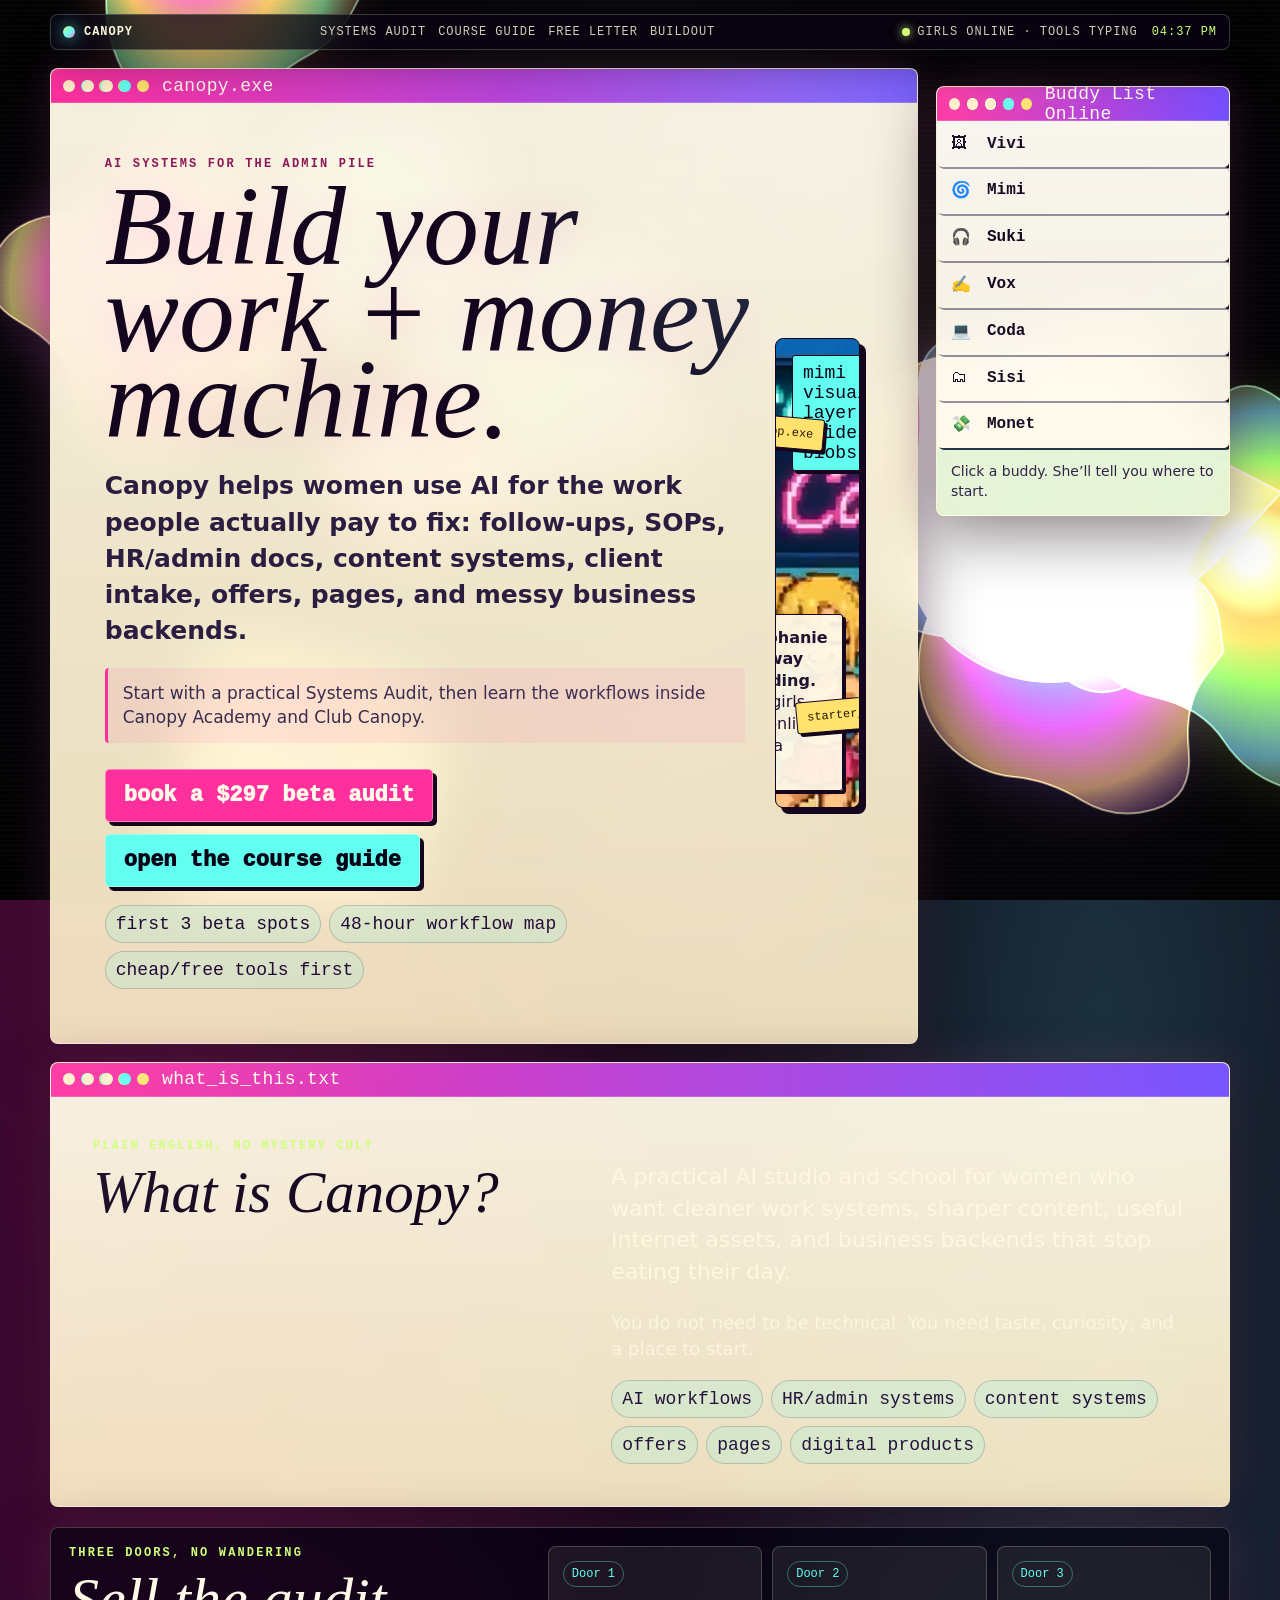
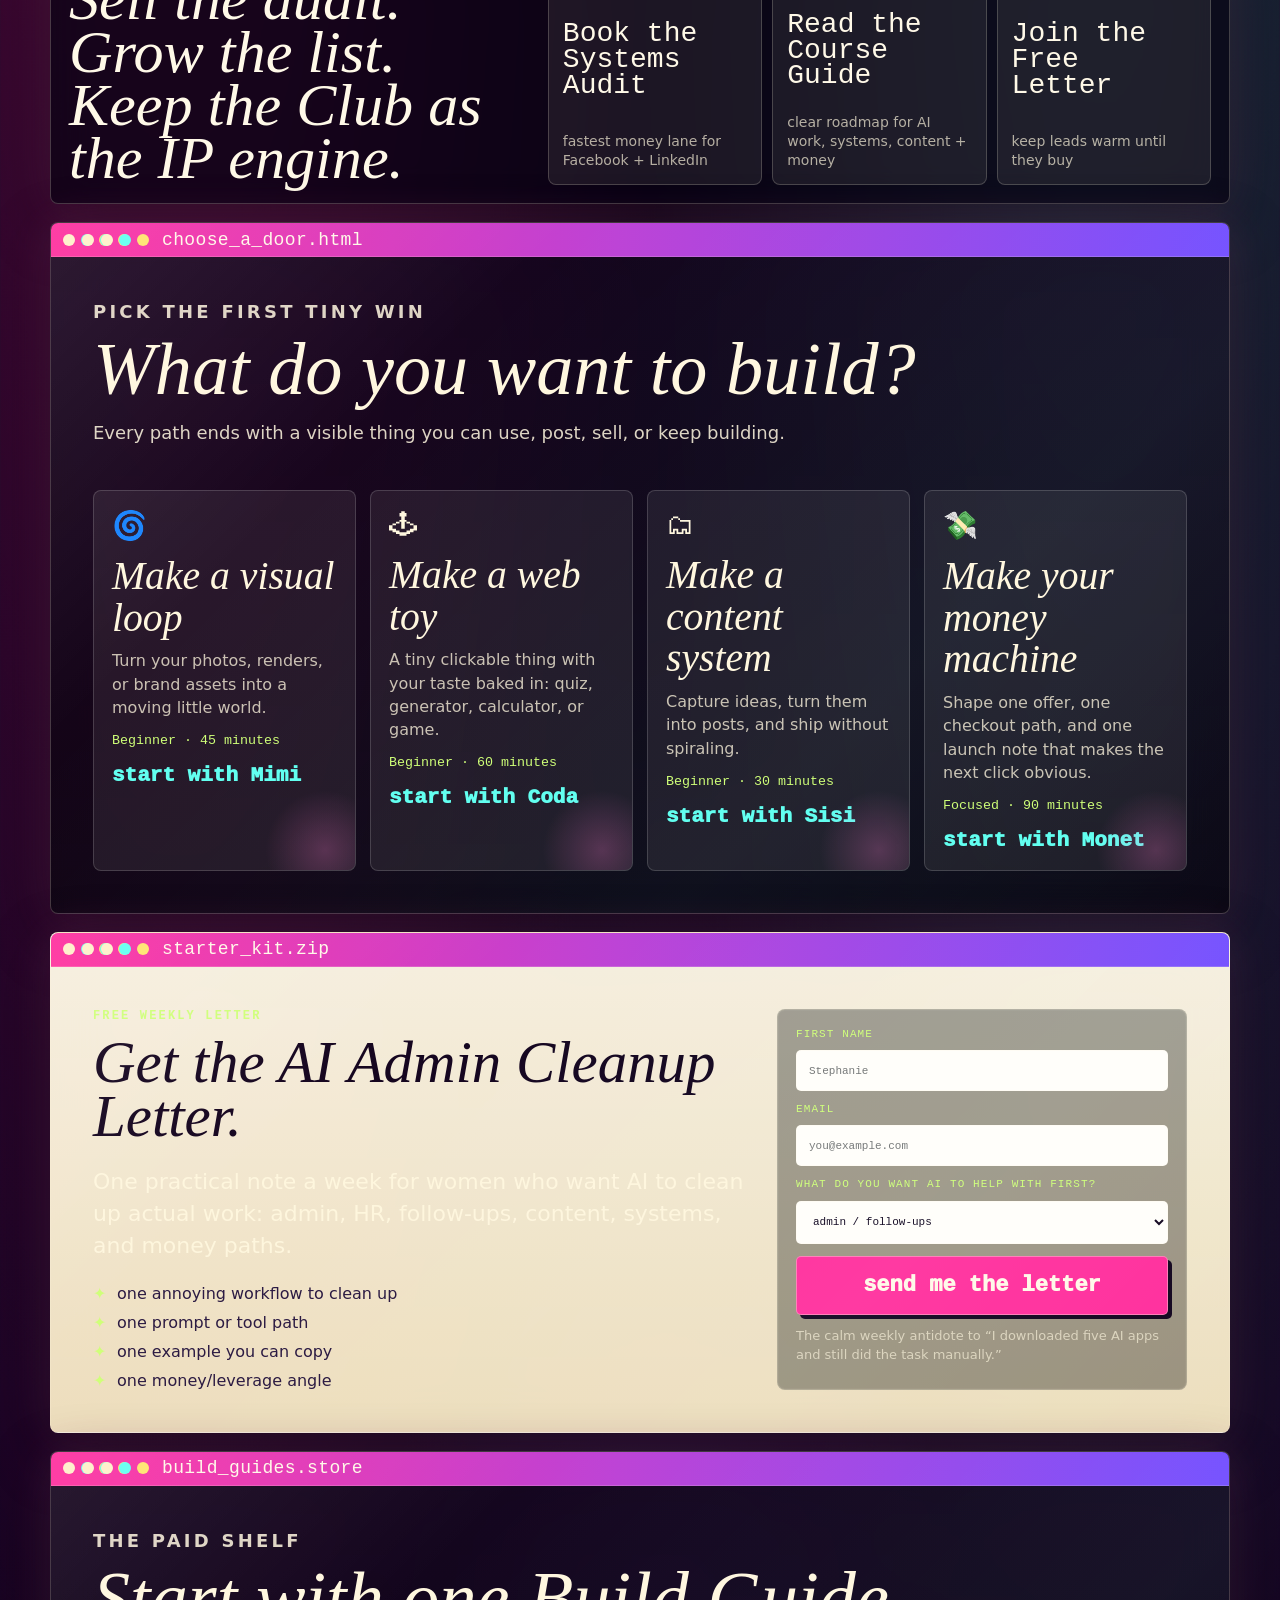
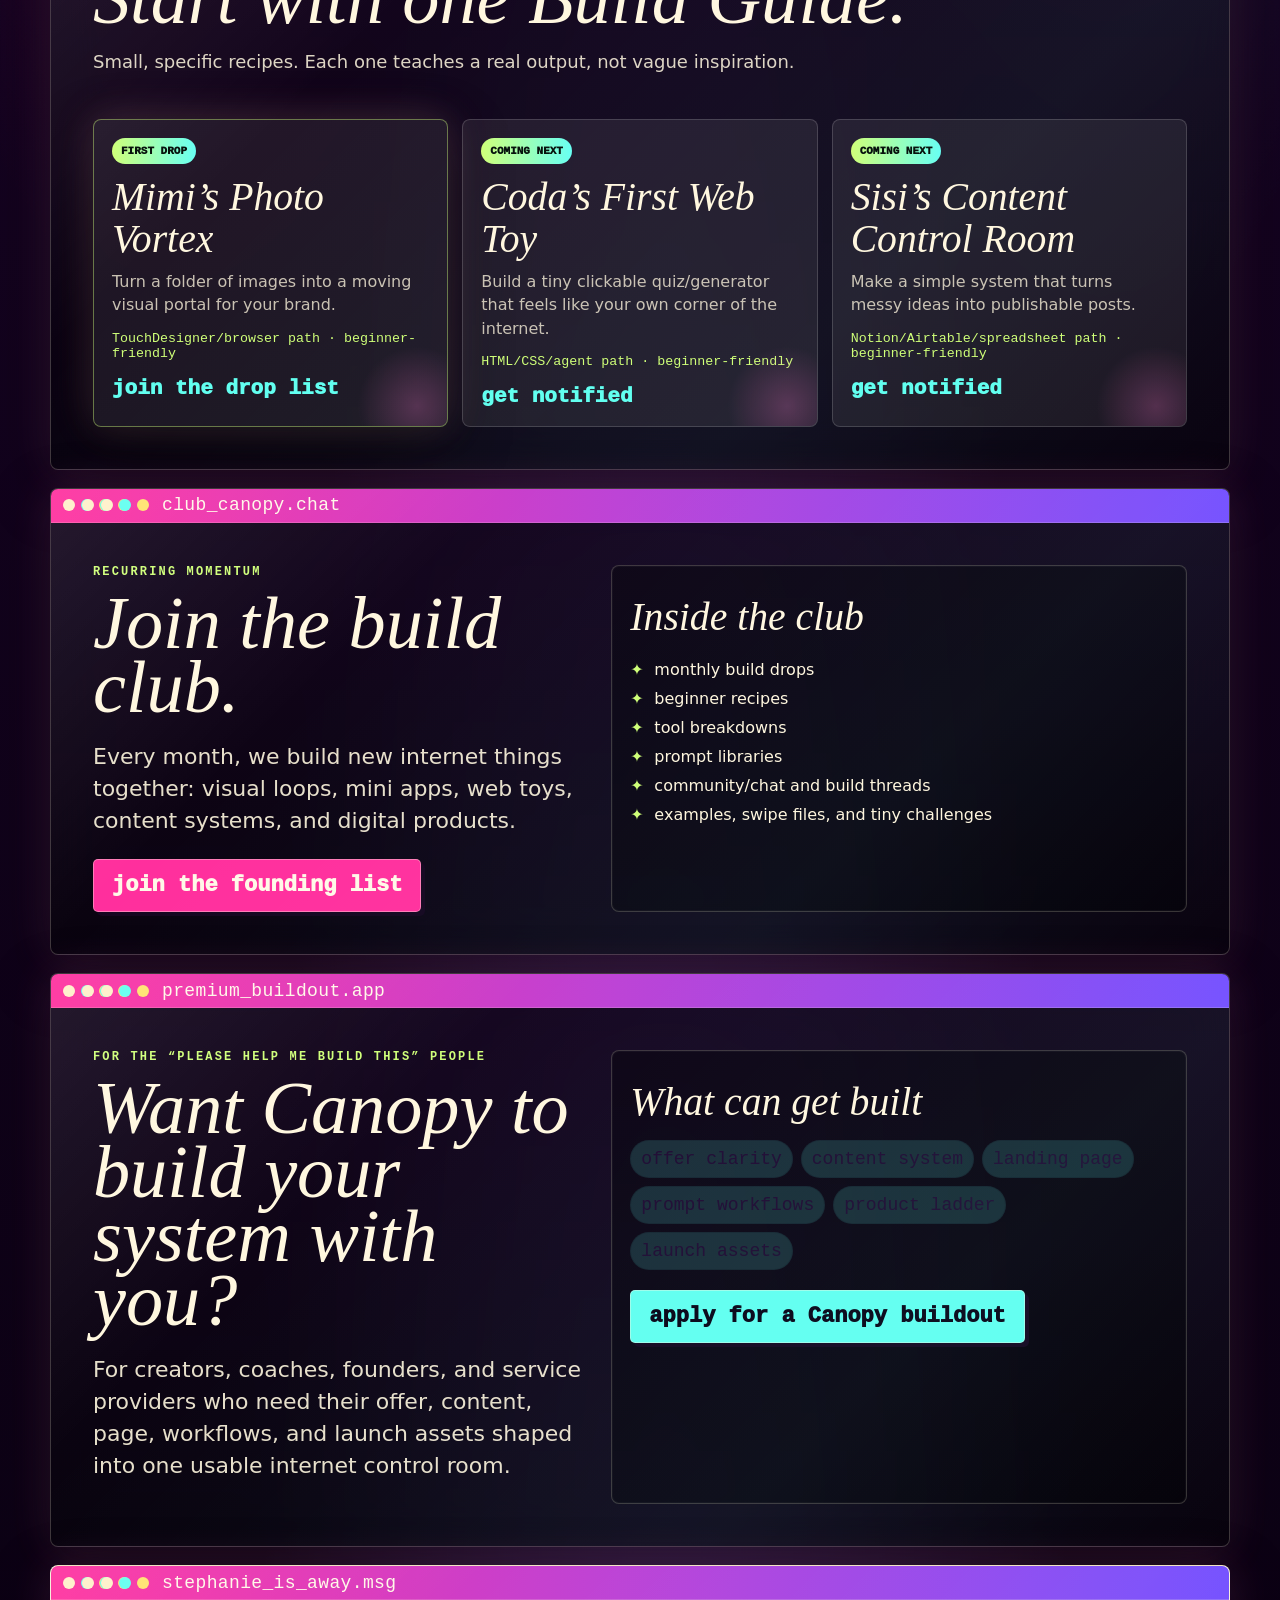
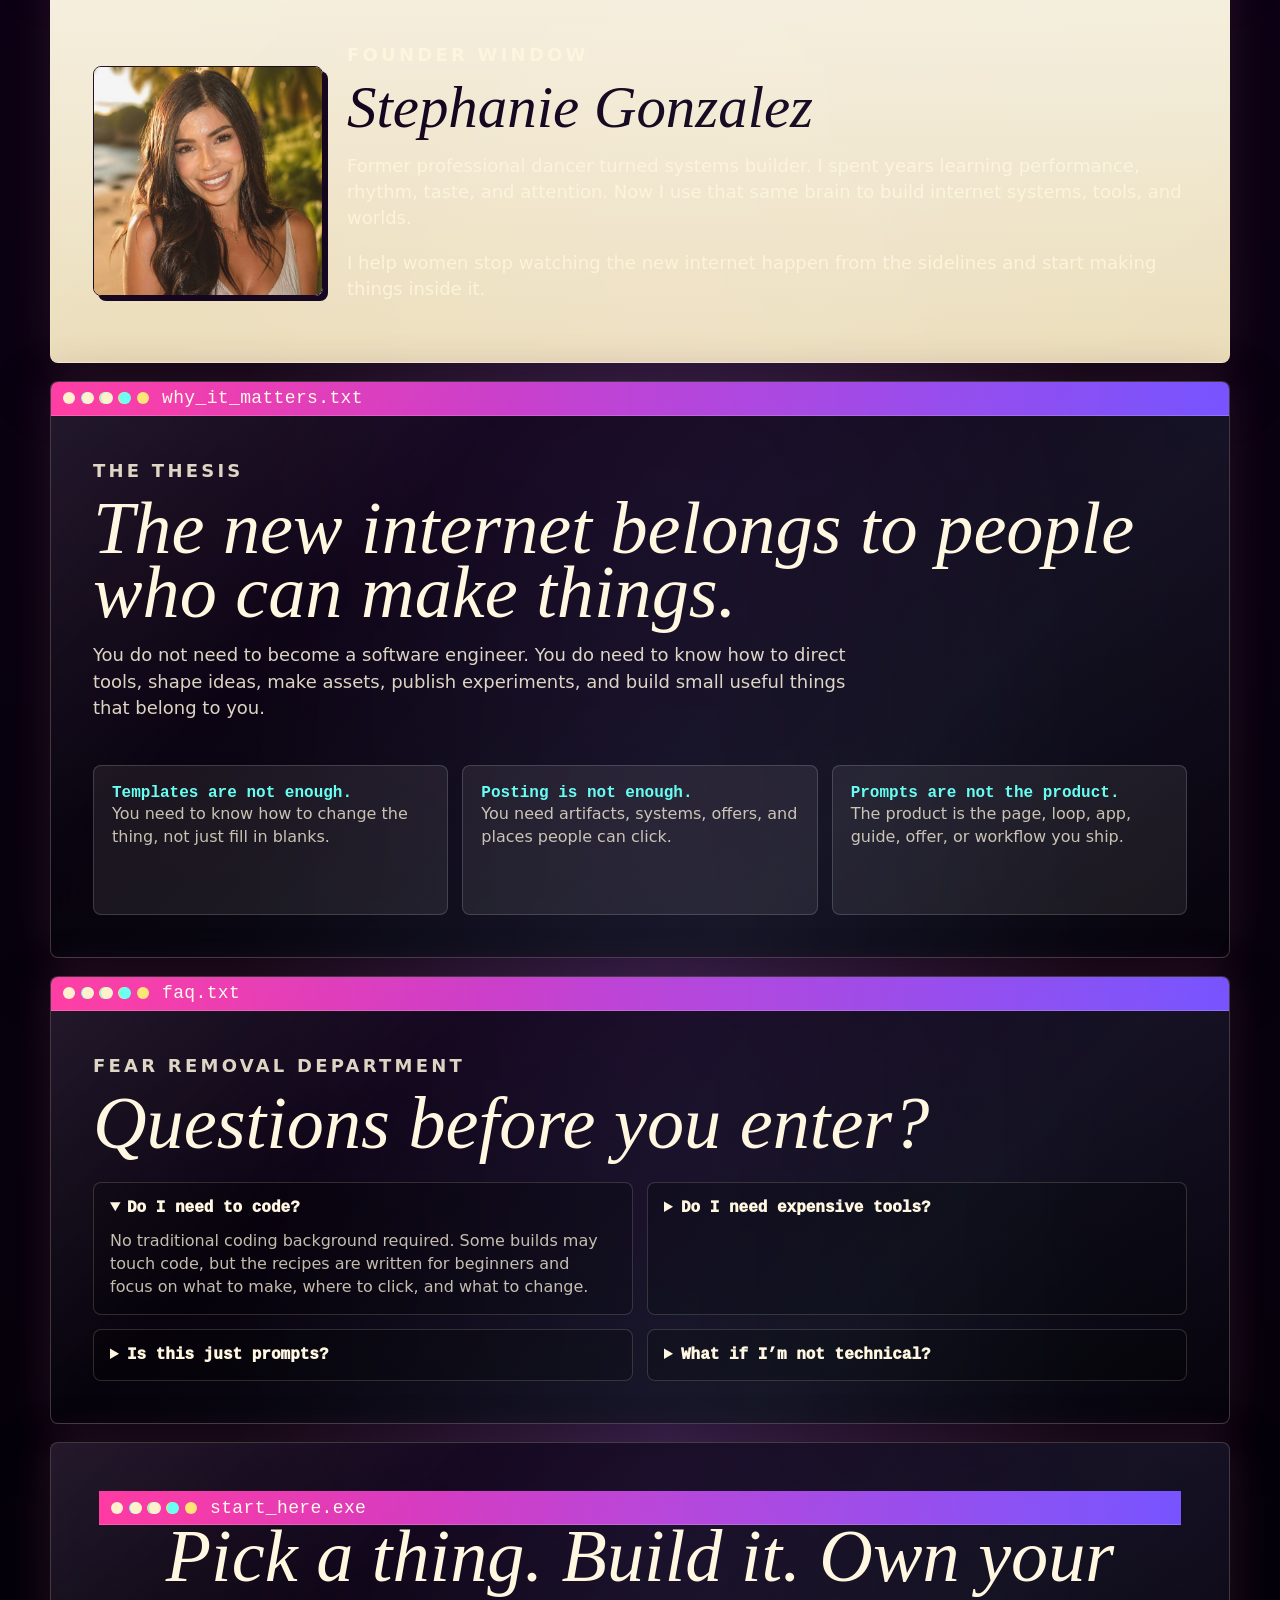
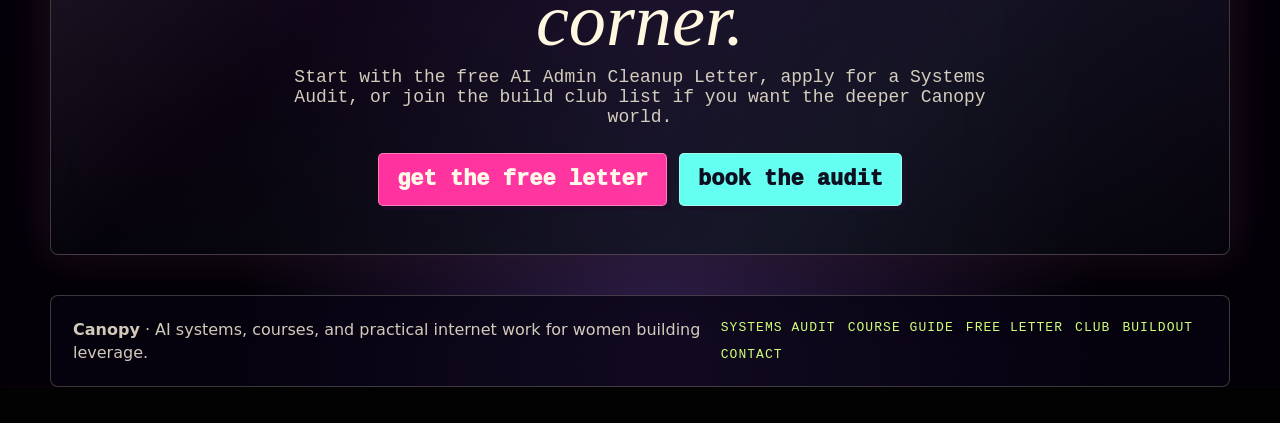
<file: index.html>
<!doctype html>
<html lang="en">
<head>
  <meta charset="utf-8" />
  <meta name="viewport" content="width=device-width, initial-scale=1" />
  <title>Canopy | AI Systems, Courses, and Workflows for Women</title>
  <meta name="description" content="Canopy helps women use AI to clean up admin chaos, HR workflows, content systems, offers, client intake, and business backends." />
  <meta property="og:title" content="Canopy | AI Systems, Courses, and Workflows for Women" />
  <meta property="og:description" content="Book a Canopy AI Systems Audit, read the course guide, or join the AI Admin Cleanup Letter." />
  <meta property="og:image" content="assets/club-canopy-girls.jpg" />
  <link rel="stylesheet" href="styles.css" />
</head>
<body class="canopy-revenue-page">
  <canvas id="blobField" aria-hidden="true"></canvas>
  <div class="grain" aria-hidden="true"></div>
  <div class="cursor-glow" aria-hidden="true"></div>

  <header class="topbar" aria-label="Canopy navigation">
    <a class="brand" href="#top" aria-label="Canopy home"><span class="orb"></span><strong>Canopy</strong></a>
    <nav>
      <a href="systems-audit.html">systems audit</a>
      <a href="course-guide.html">course guide</a>
      <a href="#starter">free letter</a>
      <a href="#buildout">buildout</a>
    </nav>
    <span class="status-pill"><span class="online-dot"></span>girls online · tools typing</span>
    <span class="clock" id="clock">03:46 PM</span>
  </header>

  <main id="top" class="desktop">
    <section class="hero window window--hero" aria-labelledby="hero-title">
      <div class="windowbar"><span></span><span></span><span></span><b>canopy.exe</b></div>
      <div class="hero-grid">
        <div class="hero-copy">
          <p class="eyebrow">ai systems for the admin pile</p>
          <h1 id="hero-title"><span>Build your</span><span>work + money</span><span>machine.</span></h1>
          <p class="lede">Canopy helps women use AI for the work people actually pay to fix: follow-ups, SOPs, HR/admin docs, content systems, client intake, offers, pages, and messy business backends.</p>
          <p class="why-now">Start with a practical Systems Audit, then learn the workflows inside Canopy Academy and Club Canopy.</p>
          <div class="cta-row">
            <a class="btn btn--primary" href="systems-audit.html">book a $297 beta audit</a>
            <a class="btn btn--secondary" href="course-guide.html">open the course guide</a>
          </div>
          <div class="hero-proof" aria-label="Canopy values">
            <span>first 3 beta spots</span>
            <span>48-hour workflow map</span>
            <span>cheap/free tools first</span>
          </div>
        </div>
        <div class="stage-card" aria-label="Club Canopy visual world">
          <div class="portal-label">mimi visual layer: iridescent blobs</div>
          <img class="girls" src="assets/club-canopy-girls.jpg" alt="Club Canopy girls inside a digital dollhouse world" />
          <div class="status-bubble"><b>Stephanie is away building.</b><br>The girls are online. Pick a door.</div>
          <div class="floating-file file-a">starter_kit.zip</div>
          <div class="floating-file file-b">tiny_app.exe</div>
        </div>
      </div>
    </section>

    <aside class="buddy window" id="buddy-list" aria-labelledby="buddy-title">
      <div class="windowbar"><span></span><span></span><span></span><b id="buddy-title">Buddy List Online</b></div>
      <button data-guide="Vivi" data-message="Vivi is online. Start with visuals: moodboards, image prompts, renders, and brand worlds.">🖼 <strong>Vivi</strong><em>visuals</em></button>
      <button data-guide="Mimi" data-message="Mimi is online. Start with motion: GIFs, loops, portals, vortexes, and moving posts.">🌀 <strong>Mimi</strong><em>motion</em></button>
      <button data-guide="Suki" data-message="Suki is online. Start with sound: sonic identity, music prompts, beds, and audio moodboards.">🎧 <strong>Suki</strong><em>sound</em></button>
      <button data-guide="Vox" data-message="Vox is online. Start with voice: bios, captions, scripts, launch copy, and founder notes.">✍️ <strong>Vox</strong><em>voice</em></button>
      <button data-guide="Coda" data-message="Coda is online. Start with code/apps: quizzes, calculators, generators, pages, and web toys.">💻 <strong>Coda</strong><em>code/apps</em></button>
      <button data-guide="Sisi" data-message="Sisi is online. Start with systems: content rhythm, workflows, templates, and control rooms.">🗂 <strong>Sisi</strong><em>systems</em></button>
      <button data-guide="Monet" data-message="Monet is online. Start with money: offers, checkout pages, product ladders, and launch assets.">💸 <strong>Monet</strong><em>money</em></button>
      <div class="buddy-output" id="buddyOutput">Click a buddy. She’ll tell you where to start.</div>
    </aside>

    <section class="window orient" aria-labelledby="what-is">
      <div class="windowbar"><span></span><span></span><span></span><b>what_is_this.txt</b></div>
      <div class="section-grid section-grid--tight">
        <div>
          <p class="eyebrow">plain english, no mystery cult</p>
          <h2 id="what-is">What is Canopy?</h2>
        </div>
        <div class="copy-block">
          <p>A practical AI studio and school for women who want cleaner work systems, sharper content, useful internet assets, and business backends that stop eating their day.</p>
          <p>You do not need to be technical. You need taste, curiosity, and a place to start.</p>
          <div class="chips" aria-label="things Canopy helps build"><span>AI workflows</span><span>HR/admin systems</span><span>content systems</span><span>offers</span><span>pages</span><span>digital products</span></div>
        </div>
      </div>
    </section>

    <section class="conversion" aria-labelledby="conversion-title">
      <div>
        <p class="eyebrow">three doors, no wandering</p>
        <h2 id="conversion-title">Sell the audit. Grow the list. Keep the Club as the IP engine.</h2>
      </div>
      <div class="conversion-grid">
        <a class="conversion-door" href="systems-audit.html"><span>Door 1</span><strong>Book the Systems Audit</strong><em>fastest money lane for Facebook + LinkedIn</em></a>
        <a class="conversion-door" href="course-guide.html"><span>Door 2</span><strong>Read the Course Guide</strong><em>clear roadmap for AI work, systems, content + money</em></a>
        <a class="conversion-door" href="#starter"><span>Door 3</span><strong>Join the Free Letter</strong><em>keep leads warm until they buy</em></a>
      </div>
    </section>

    <section class="window build-menu" id="build-menu" aria-labelledby="build-title">
      <div class="windowbar"><span></span><span></span><span></span><b>choose_a_door.html</b></div>
      <div class="section-head">
        <p class="eyebrow">pick the first tiny win</p>
        <h2 id="build-title">What do you want to build?</h2>
        <p>Every path ends with a visible thing you can use, post, sell, or keep building.</p>
      </div>
      <div class="door-grid">
        <article class="door"><span class="door-icon">🌀</span><h3>Make a visual loop</h3><p>Turn your photos, renders, or brand assets into a moving little world.</p><small>Beginner · 45 minutes</small><a href="#starter">start with Mimi</a></article>
        <article class="door"><span class="door-icon">🕹</span><h3>Make a web toy</h3><p>A tiny clickable thing with your taste baked in: quiz, generator, calculator, or game.</p><small>Beginner · 60 minutes</small><a href="#starter">start with Coda</a></article>
        <article class="door"><span class="door-icon">🗂</span><h3>Make a content system</h3><p>Capture ideas, turn them into posts, and ship without spiraling.</p><small>Beginner · 30 minutes</small><a href="#starter">start with Sisi</a></article>
        <article class="door"><span class="door-icon">💸</span><h3>Make your money machine</h3><p>Shape one offer, one checkout path, and one launch note that makes the next click obvious.</p><small>Focused · 90 minutes</small><a href="#buildout">start with Monet</a></article>
      </div>
    </section>

    <section class="window starter" id="starter" aria-labelledby="starter-title">
      <div class="windowbar"><span></span><span></span><span></span><b>starter_kit.zip</b></div>
      <div class="starter-grid">
        <div>
          <p class="eyebrow">free weekly letter</p>
          <h2 id="starter-title">Get the AI Admin Cleanup Letter.</h2>
          <p class="big-copy">One practical note a week for women who want AI to clean up actual work: admin, HR, follow-ups, content, systems, and money paths.</p>
          <ul class="check-list">
            <li>one annoying workflow to clean up</li>
            <li>one prompt or tool path</li>
            <li>one example you can copy</li>
            <li>one money/leverage angle</li>
          </ul>
        </div>
        <form class="signup-card" name="starter-kit" method="POST" data-netlify="true" action="/thank-you.html">
          <input type="hidden" name="form-name" value="starter-kit" />
          <label>first name<input name="name" autocomplete="name" placeholder="Stephanie" /></label>
          <label>email<input name="email" type="email" autocomplete="email" required placeholder="you@example.com" /></label>
          <label>what do you want AI to help with first?
            <select name="first-build">
              <option>admin / follow-ups</option>
              <option>HR / people ops</option>
              <option>content system</option>
              <option>sales page / offer</option>
              <option>remote work / career</option>
              <option>I have no idea, I just need help</option>
            </select>
          </label>
          <button class="btn btn--primary" type="submit">send me the letter</button>
          <p class="form-note">The calm weekly antidote to “I downloaded five AI apps and still did the task manually.”</p>
        </form>
      </div>
    </section>

    <section class="window offers" aria-labelledby="offers-title">
      <div class="windowbar"><span></span><span></span><span></span><b>build_guides.store</b></div>
      <div class="section-head">
        <p class="eyebrow">the paid shelf</p>
        <h2 id="offers-title">Start with one Build Guide.</h2>
        <p>Small, specific recipes. Each one teaches a real output, not vague inspiration.</p>
      </div>
      <div class="offer-grid">
        <article class="offer-card hot"><span>first drop</span><h3>Mimi’s Photo Vortex</h3><p>Turn a folder of images into a moving visual portal for your brand.</p><small>TouchDesigner/browser path · beginner-friendly</small><a href="#starter">join the drop list</a></article>
        <article class="offer-card"><span>coming next</span><h3>Coda’s First Web Toy</h3><p>Build a tiny clickable quiz/generator that feels like your own corner of the internet.</p><small>HTML/CSS/agent path · beginner-friendly</small><a href="#starter">get notified</a></article>
        <article class="offer-card"><span>coming next</span><h3>Sisi’s Content Control Room</h3><p>Make a simple system that turns messy ideas into publishable posts.</p><small>Notion/Airtable/spreadsheet path · beginner-friendly</small><a href="#starter">get notified</a></article>
      </div>
    </section>

    <section class="window club" id="club" aria-labelledby="club-title">
      <div class="windowbar"><span></span><span></span><span></span><b>club_canopy.chat</b></div>
      <div class="section-grid">
        <div>
          <p class="eyebrow">recurring momentum</p>
          <h2 id="club-title">Join the build club.</h2>
          <p class="big-copy">Every month, we build new internet things together: visual loops, mini apps, web toys, content systems, and digital products.</p>
          <a class="btn btn--primary" href="#starter">join the founding list</a>
        </div>
        <div class="inside-list">
          <h3>Inside the club</h3>
          <ul>
            <li>monthly build drops</li>
            <li>beginner recipes</li>
            <li>tool breakdowns</li>
            <li>prompt libraries</li>
            <li>community/chat and build threads</li>
            <li>examples, swipe files, and tiny challenges</li>
          </ul>
        </div>
      </div>
    </section>

    <section class="window buildout" id="buildout" aria-labelledby="buildout-title">
      <div class="windowbar"><span></span><span></span><span></span><b>premium_buildout.app</b></div>
      <div class="section-grid">
        <div>
          <p class="eyebrow">for the “please help me build this” people</p>
          <h2 id="buildout-title">Want Canopy to build your system with you?</h2>
          <p class="big-copy">For creators, coaches, founders, and service providers who need their offer, content, page, workflows, and launch assets shaped into one usable internet control room.</p>
        </div>
        <div class="buildout-card">
          <h3>What can get built</h3>
          <div class="mini-grid"><span>offer clarity</span><span>content system</span><span>landing page</span><span>prompt workflows</span><span>product ladder</span><span>launch assets</span></div>
          <a class="btn btn--secondary" href="mailto:meetcanopy@gmail.com?subject=Canopy%20Buildout%20Application">apply for a Canopy buildout</a>
        </div>
      </div>
    </section>

    <section class="window founder" aria-labelledby="founder-title">
      <div class="windowbar"><span></span><span></span><span></span><b>stephanie_is_away.msg</b></div>
      <div class="founder-grid">
        <img src="stephanie.jpg" alt="Stephanie Gonzalez, founder of Canopy" />
        <div>
          <p class="eyebrow">founder window</p>
          <h2 id="founder-title">Stephanie Gonzalez</h2>
          <p>Former professional dancer turned systems builder. I spent years learning performance, rhythm, taste, and attention. Now I use that same brain to build internet systems, tools, and worlds.</p>
          <p>I help women stop watching the new internet happen from the sidelines and start making things inside it.</p>
        </div>
      </div>
    </section>

    <section class="window proof" aria-labelledby="proof-title">
      <div class="windowbar"><span></span><span></span><span></span><b>why_it_matters.txt</b></div>
      <div class="section-head">
        <p class="eyebrow">the thesis</p>
        <h2 id="proof-title">The new internet belongs to people who can make things.</h2>
        <p>You do not need to become a software engineer. You do need to know how to direct tools, shape ideas, make assets, publish experiments, and build small useful things that belong to you.</p>
      </div>
      <div class="proof-grid">
        <article><b>Templates are not enough.</b><p>You need to know how to change the thing, not just fill in blanks.</p></article>
        <article><b>Posting is not enough.</b><p>You need artifacts, systems, offers, and places people can click.</p></article>
        <article><b>Prompts are not the product.</b><p>The product is the page, loop, app, guide, offer, or workflow you ship.</p></article>
      </div>
    </section>

    <section class="window faq" aria-labelledby="faq-title">
      <div class="windowbar"><span></span><span></span><span></span><b>faq.txt</b></div>
      <div class="section-head">
        <p class="eyebrow">fear removal department</p>
        <h2 id="faq-title">Questions before you enter?</h2>
      </div>
      <div class="faq-grid">
        <details open><summary>Do I need to code?</summary><p>No traditional coding background required. Some builds may touch code, but the recipes are written for beginners and focus on what to make, where to click, and what to change.</p></details>
        <details><summary>Do I need expensive tools?</summary><p>No. Canopy starts with cheap/free paths first. Paid tools are optional upgrades when they actually help.</p></details>
        <details><summary>Is this just prompts?</summary><p>No. Prompts are part of it, but the point is making real outputs: pages, visuals, apps, systems, offers, and digital products.</p></details>
        <details><summary>What if I’m not technical?</summary><p>Perfect. Canopy is built for smart creative women who are tired of being locked out of technical spaces.</p></details>
      </div>
    </section>

    <section class="final-cta window" aria-labelledby="final-title">
      <div class="windowbar"><span></span><span></span><span></span><b>start_here.exe</b></div>
      <h2 id="final-title">Pick a thing. Build it. Own your corner.</h2>
      <p>Start with the free AI Admin Cleanup Letter, apply for a Systems Audit, or join the build club list if you want the deeper Canopy world.</p>
      <div class="cta-row cta-row--center">
        <a class="btn btn--primary" href="#starter">get the free letter</a>
        <a class="btn btn--secondary" href="systems-audit.html">book the audit</a>
      </div>
    </section>
  </main>

  <footer class="footer">
    <p><strong>Canopy</strong> · AI systems, courses, and practical internet work for women building leverage.</p>
    <nav><a href="systems-audit.html">Systems Audit</a><a href="course-guide.html">Course Guide</a><a href="#starter">Free Letter</a><a href="#club">Club</a><a href="#buildout">Buildout</a><a href="mailto:meetcanopy@gmail.com">Contact</a></nav>
  </footer>

  <script src="script.js"></script>
</body>
</html>
</file>
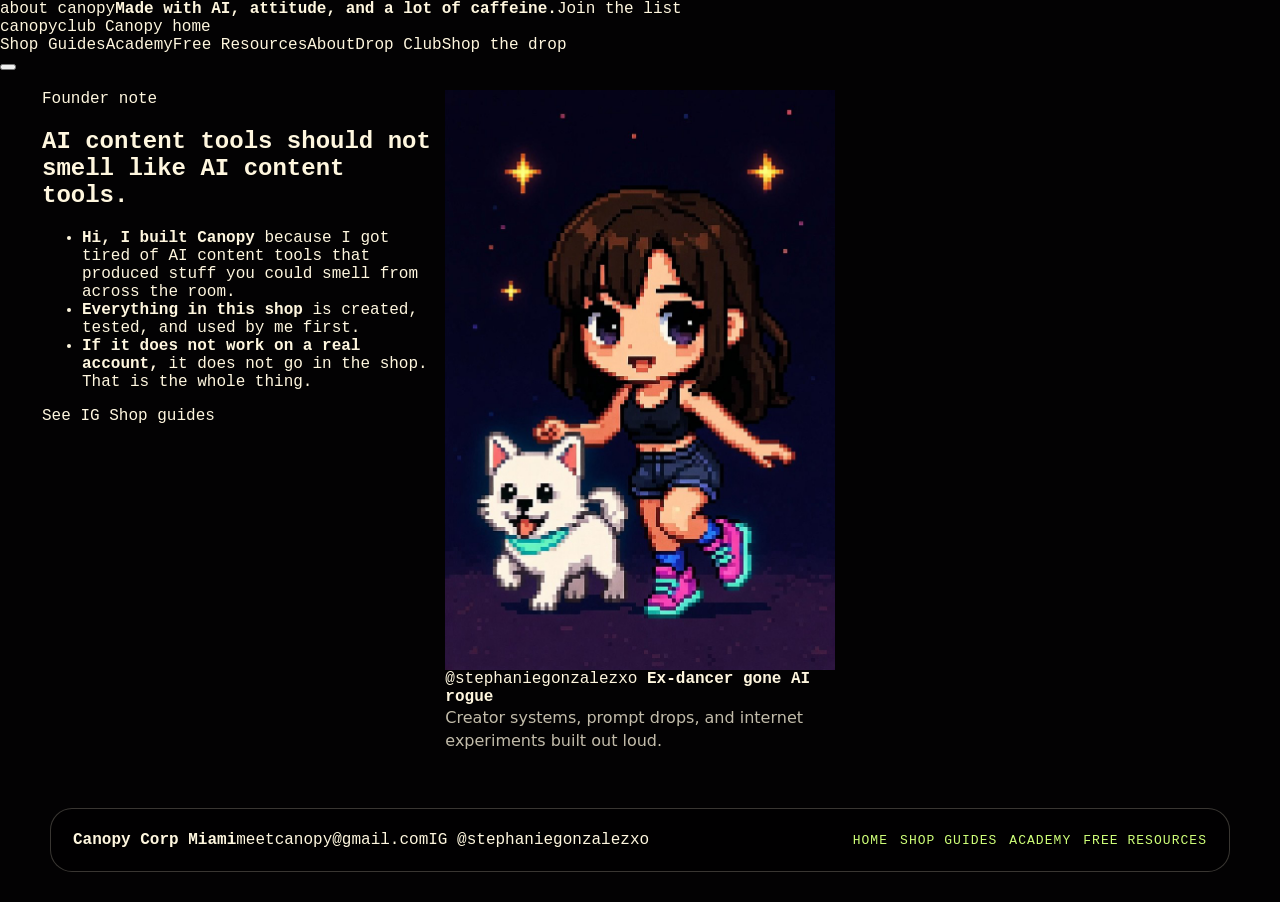
<file: about.html>
<!DOCTYPE html>
<html lang="en">
<head>
  <meta charset="UTF-8" />
  <meta name="viewport" content="width=device-width, initial-scale=1.0" />
  <title>About - Canopy</title>
  <meta name="description" content="About Canopy, a creator-built AI content shop by Stephanie Gonzalez." />
  <link rel="preconnect" href="https://fonts.googleapis.com" />
  <link rel="preconnect" href="https://fonts.gstatic.com" crossorigin />
  <link href="https://fonts.googleapis.com/css2?family=Nunito+Sans:wght@400;600;700;800;900&family=Righteous&display=swap" rel="stylesheet" />
  <link rel="stylesheet" href="styles.css" />
</head>
<body>
  <div class="top-strip"><span>about canopy</span><strong>Made with AI, attitude, and a lot of caffeine.</strong><a href="resources.html">Join the list</a></div>
  <header class="site-nav" aria-label="Main navigation">
    <a class="brand" href="index.html" aria-label="Canopy home"><span class="bar-sign" aria-hidden="true"><span class="bar-sign-main">canopy</span><span class="bar-sign-small">club</span></span><span class="sr-only">Canopy home</span></a>
    <nav class="nav-links" id="navLinks">
      <a href="shop.html">Shop Guides</a><a href="academy.html">Academy</a><a href="resources.html">Free Resources</a><a href="about.html">About</a><a href="drop-club.html">Drop Club</a><a class="nav-cta" href="shop.html">Shop the drop</a>
    </nav>
    <button class="nav-toggle" id="navToggle" type="button" aria-label="Toggle navigation" aria-expanded="false"><span></span><span></span><span></span></button>
  </header>

  <main>
    <section class="proof section-pad">
      <div class="proof-grid">
        <div>
          <div class="section-kicker">Founder note</div>
          <h1><span>AI content tools</span> should not smell like AI content tools.</h1>
          <ul class="proof-list">
            <li><strong>Hi, I built Canopy</strong> because I got tired of AI content tools that produced stuff you could smell from across the room.</li>
            <li><strong>Everything in this shop</strong> is created, tested, and used by me first.</li>
            <li><strong>If it does not work on a real account,</strong> it does not go in the shop. That is the whole thing.</li>
          </ul>
          <div class="proof-actions">
            <a class="button button-primary" href="https://www.instagram.com/stephaniegonzalezxo/?hl=en" target="_blank" rel="noopener">See IG</a>
            <a class="button button-secondary" href="shop.html">Shop guides</a>
          </div>
        </div>
        <aside class="proof-panel" aria-label="Instagram profile summary">
          <a class="proof-image-link" href="https://www.instagram.com/stephaniegonzalezxo/?hl=en" target="_blank" rel="noopener" aria-label="Open Stephanie Gonzalez on Instagram">
            <img src="stephanie-pixel-avatar.jpg" alt="Pixel art avatar of Stephanie Gonzalez" />
          </a>
          <div class="proof-panel-copy">
            <span>@stephaniegonzalezxo</span>
            <strong>Ex-dancer gone AI rogue</strong>
            <p>Creator systems, prompt drops, and internet experiments built out loud.</p>
          </div>
        </aside>
      </div>
    </section>
  </main>

  <footer class="footer"><div><strong>Canopy Corp Miami</strong><span>meetcanopy@gmail.com</span><span>IG @stephaniegonzalezxo</span></div><nav aria-label="Footer calls to action"><a href="index.html">Home</a><a href="shop.html">Shop Guides</a><a href="academy.html">Academy</a><a href="resources.html">Free Resources</a></nav></footer>
  <script src="script.js"></script>
</body>
</html>
</file>
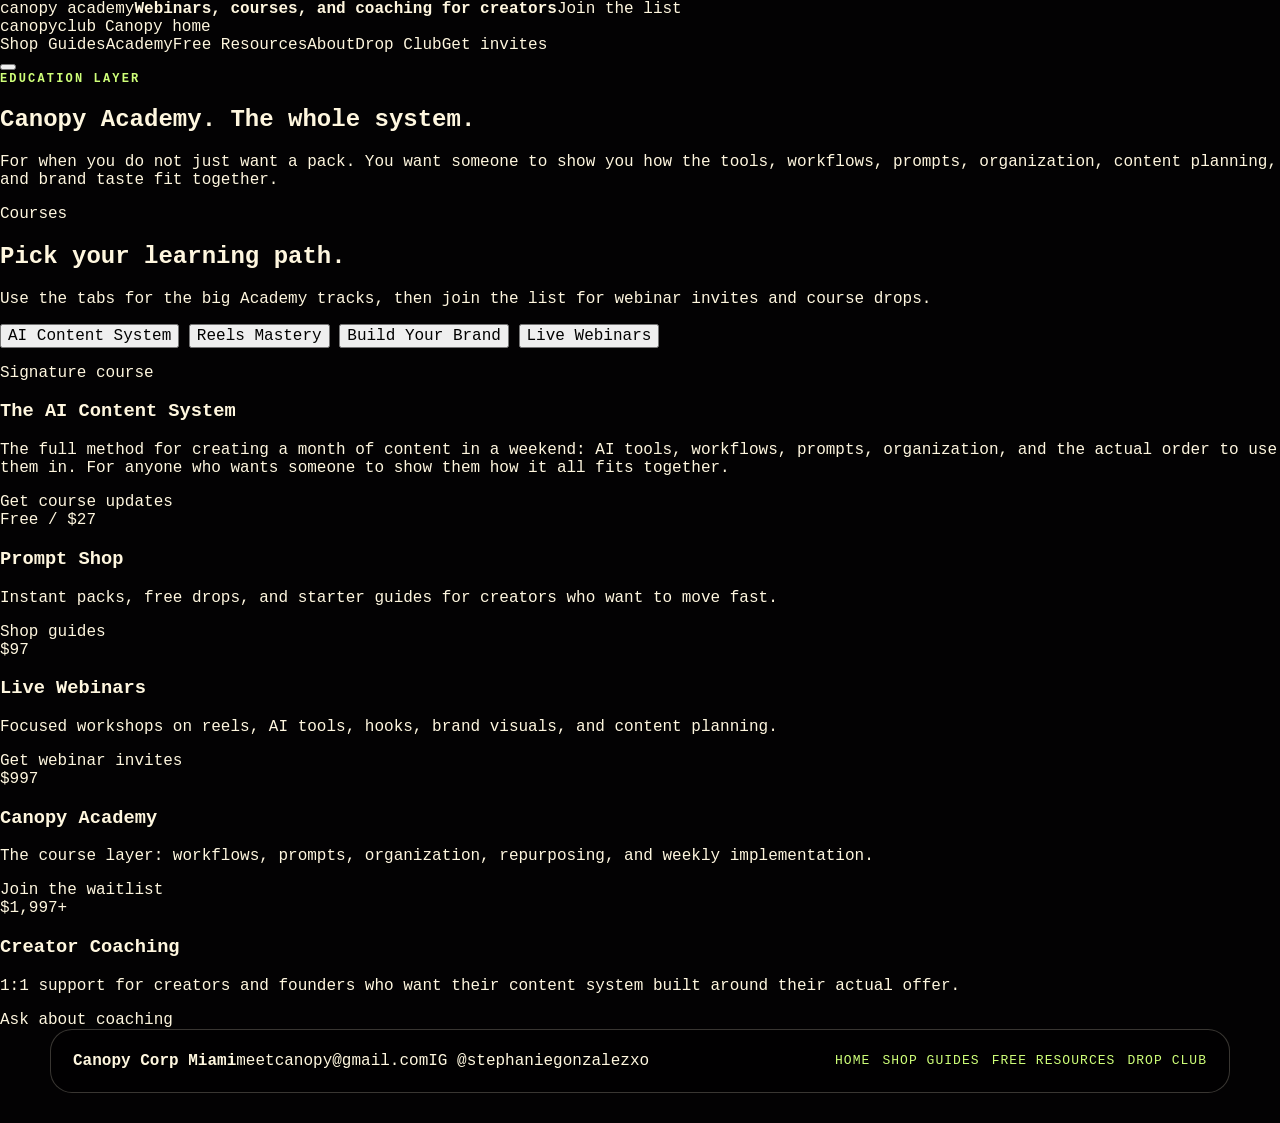
<file: academy.html>
<!DOCTYPE html>
<html lang="en">
<head>
  <meta charset="UTF-8" />
  <meta name="viewport" content="width=device-width, initial-scale=1.0" />
  <title>Canopy Academy - Webinars, Courses, and Coaching</title>
  <meta name="description" content="Canopy Academy offers live webinars, courses, cohort sessions, and 1:1 creator coaching for AI content systems." />
  <link rel="preconnect" href="https://fonts.googleapis.com" />
  <link rel="preconnect" href="https://fonts.gstatic.com" crossorigin />
  <link href="https://fonts.googleapis.com/css2?family=Nunito+Sans:wght@400;600;700;800;900&family=Righteous&display=swap" rel="stylesheet" />
  <link rel="stylesheet" href="styles.css" />
</head>
<body>
  <div class="top-strip"><span>canopy academy</span><strong>Webinars, courses, and coaching for creators</strong><a href="resources.html">Join the list</a></div>
  <header class="site-nav" aria-label="Main navigation">
    <a class="brand" href="index.html" aria-label="Canopy home"><span class="bar-sign" aria-hidden="true"><span class="bar-sign-main">canopy</span><span class="bar-sign-small">club</span></span><span class="sr-only">Canopy home</span></a>
    <nav class="nav-links" id="navLinks">
      <a href="shop.html">Shop Guides</a><a href="academy.html">Academy</a><a href="resources.html">Free Resources</a><a href="about.html">About</a><a href="drop-club.html">Drop Club</a><a class="nav-cta" href="resources.html">Get invites</a>
    </nav>
    <button class="nav-toggle" id="navToggle" type="button" aria-label="Toggle navigation" aria-expanded="false"><span></span><span></span><span></span></button>
  </header>

  <main>
    <section class="page-hero section-pad">
      <div class="page-hero-inner">
        <p class="eyebrow">education layer</p>
        <h1><span>Canopy Academy.</span> The whole system.</h1>
        <p>For when you do not just want a pack. You want someone to show you how the tools, workflows, prompts, organization, content planning, and brand taste fit together.</p>
      </div>
    </section>

    <section class="render-lab section-pad" aria-labelledby="render-title">
      <div class="section-kicker">Courses</div>
      <div class="lab-layout">
        <div>
          <h2 id="render-title">Pick your learning path.</h2>
          <p>Use the tabs for the big Academy tracks, then join the list for webinar invites and course drops.</p>
          <div class="format-tabs" role="tablist" aria-label="Course preview">
            <button class="format-tab active" type="button" data-format="system">AI Content System</button>
            <button class="format-tab" type="button" data-format="reels">Reels Mastery</button>
            <button class="format-tab" type="button" data-format="brand">Build Your Brand</button>
            <button class="format-tab" type="button" data-format="webinars">Live Webinars</button>
          </div>
        </div>
        <article class="prompt-output" aria-live="polite">
          <p class="prompt-label" id="promptLabel">Signature course</p>
          <h3 id="promptTitle">The AI Content System</h3>
          <p id="promptText">The full method for creating a month of content in a weekend: AI tools, workflows, prompts, organization, and the actual order to use them in. For anyone who wants someone to show them how it all fits together.</p>
          <a class="button button-copy" id="copyPrompt" href="resources.html">Get course updates</a>
        </article>
      </div>
      <div class="academy-grid" aria-label="Canopy Academy offers">
        <article class="academy-card"><span>Free / $27</span><h3>Prompt Shop</h3><p>Instant packs, free drops, and starter guides for creators who want to move fast.</p><a href="shop.html">Shop guides</a></article>
        <article class="academy-card"><span>$97</span><h3>Live Webinars</h3><p>Focused workshops on reels, AI tools, hooks, brand visuals, and content planning.</p><a href="resources.html">Get webinar invites</a></article>
        <article class="academy-card featured"><span>$997</span><h3>Canopy Academy</h3><p>The course layer: workflows, prompts, organization, repurposing, and weekly implementation.</p><a href="resources.html">Join the waitlist</a></article>
        <article class="academy-card"><span>$1,997+</span><h3>Creator Coaching</h3><p>1:1 support for creators and founders who want their content system built around their actual offer.</p><a href="mailto:meetcanopy@gmail.com?subject=Creator%20Coaching">Ask about coaching</a></article>
      </div>
    </section>
  </main>

  <footer class="footer"><div><strong>Canopy Corp Miami</strong><span>meetcanopy@gmail.com</span><span>IG @stephaniegonzalezxo</span></div><nav aria-label="Footer calls to action"><a href="index.html">Home</a><a href="shop.html">Shop Guides</a><a href="resources.html">Free Resources</a><a href="drop-club.html">Drop Club</a></nav></footer>
  <script src="script.js"></script>
</body>
</html>
</file>
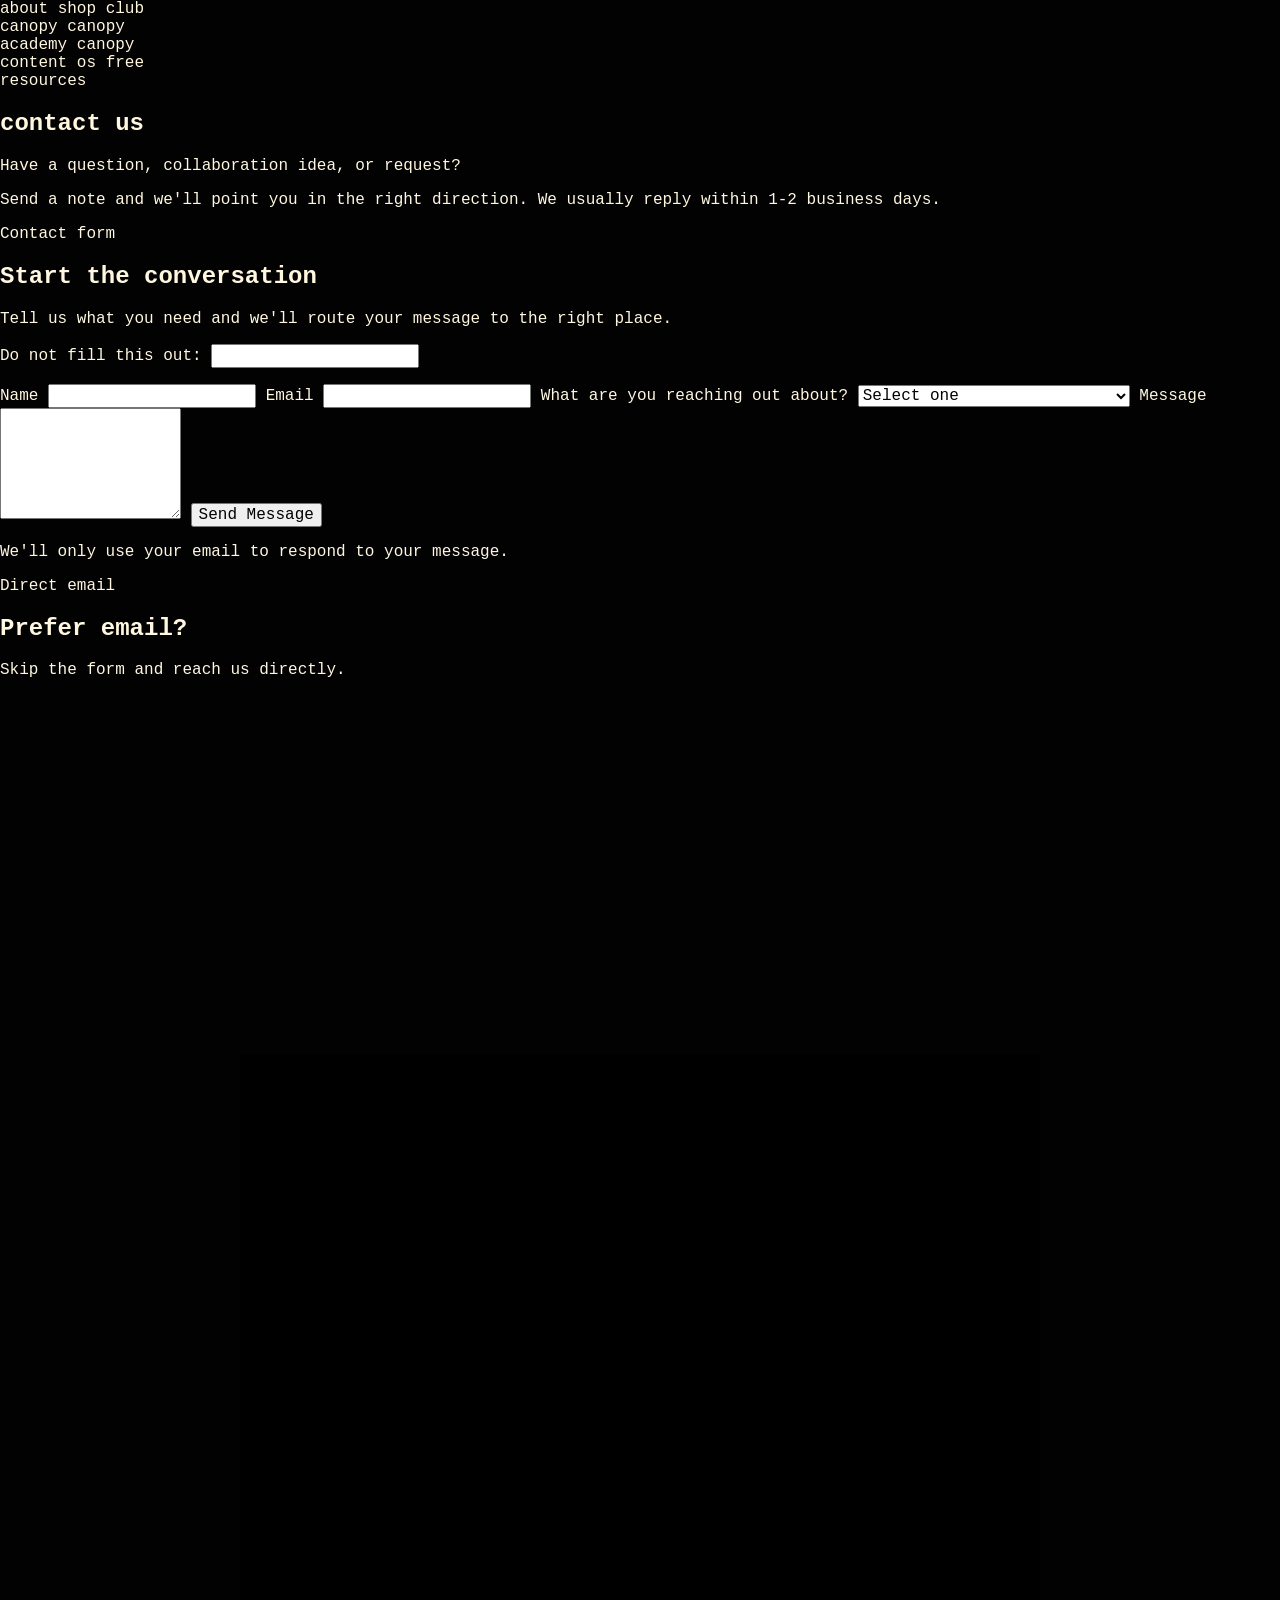
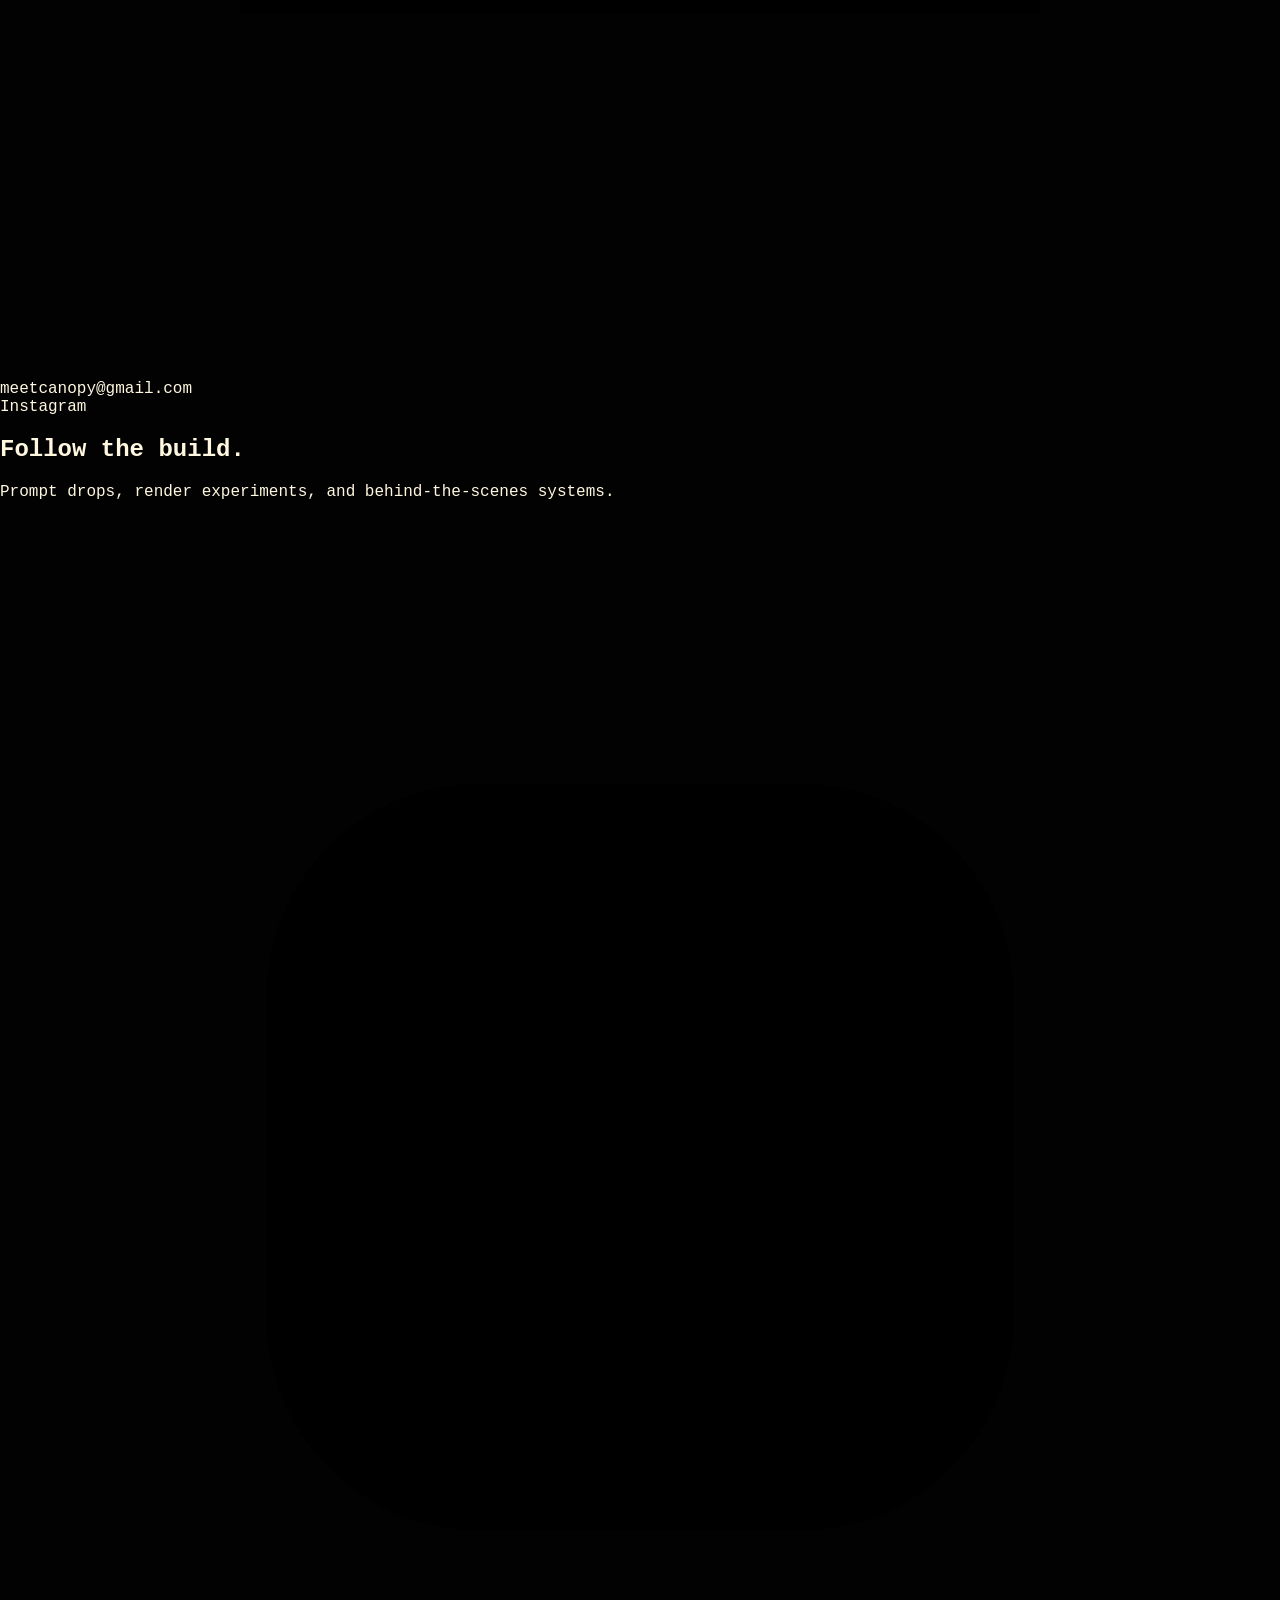
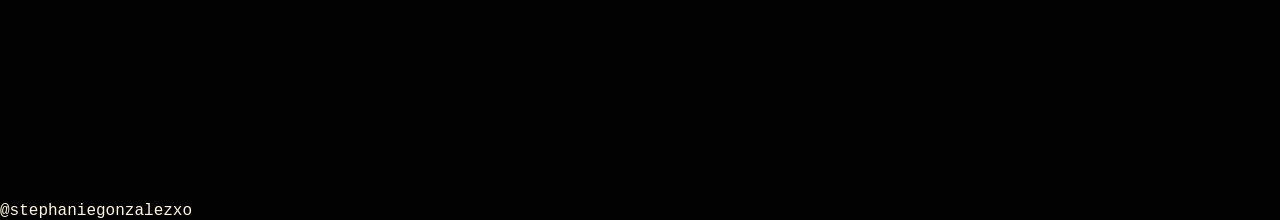
<file: contact.html>
<!DOCTYPE html>
<html lang="en">
<head>
  <meta charset="UTF-8" />
  <meta name="viewport" content="width=device-width, initial-scale=1.0" />
  <title>Contact - Canopy</title>
  <meta name="description" content="Contact Canopy about Content OS, Canopy Academy, Club Canopy, collaborations, press, speaking, and creator systems." />
  <link rel="preconnect" href="https://fonts.googleapis.com" />
  <link rel="preconnect" href="https://fonts.gstatic.com" crossorigin />
  <link href="https://fonts.googleapis.com/css2?family=Nunito+Sans:wght@400;600;700;800;900&family=Righteous&display=swap" rel="stylesheet" />
  <link rel="stylesheet" href="styles.css" />
</head>
<body class="contact-page">
  <nav class="landing-pill-nav contact-pill-nav" aria-label="Main navigation">
    <a href="about.html">about</a>
    <a href="shop.html">shop</a>
    <a href="drop-club.html">club<br />canopy</a>
    <a href="academy.html">canopy<br />academy</a>
    <a href="content-os.html">canopy<br />content os</a>
    <a href="resources.html">free<br />resources</a>
  </nav>

  <main>
    <section class="contact-hero section-pad">
      <div class="contact-hero-inner">
        <h1>contact us</h1>
        <p class="contact-question">Have a question, collaboration idea, or request?</p>
        <p class="contact-answer">Send a note and we'll point you in the right direction. We usually reply within 1-2 business days.</p>
      </div>
    </section>

    <section class="contact-section section-pad" aria-labelledby="contact-form-title">
      <div class="contact-layout">
        <article class="contact-form-card">
          <div class="section-kicker">Contact form</div>
          <h2 id="contact-form-title">Start the conversation</h2>
          <p class="contact-form-intro">Tell us what you need and we'll route your message to the right place.</p>
          <form class="contact-form" name="canopy-contact" method="POST" data-netlify="true" netlify-honeypot="bot-field" action="/thank-you" data-contact-form>
            <input type="hidden" name="form-name" value="canopy-contact" />
            <input type="hidden" name="subject" value="New Canopy contact request" />
            <p class="hidden-field">
              <label>Do not fill this out: <input name="bot-field" /></label>
            </p>

            <label for="contact-name">Name</label>
            <input id="contact-name" name="name" type="text" autocomplete="name" required />

            <label for="contact-email">Email</label>
            <input id="contact-email" name="email" type="email" autocomplete="email" required />

            <label for="contact-topic">What are you reaching out about?</label>
            <select id="contact-topic" name="topic" required>
              <option value="">Select one</option>
              <option>Canopy Content OS</option>
              <option>Canopy Academy</option>
              <option>Club Canopy</option>
              <option>Order / product support</option>
              <option>Collaboration</option>
              <option>Press / podcast / speaking</option>
              <option>General question</option>
            </select>

            <label for="contact-message">Message</label>
            <textarea id="contact-message" name="message" rows="7" required></textarea>

            <button class="button button-primary" type="submit">Send Message</button>
            <p class="form-privacy">We'll only use your email to respond to your message.</p>
            <p class="form-status" role="status" aria-live="polite" hidden data-form-status>Message sent. We'll get back to you soon.</p>
          </form>
        </article>

        <aside class="contact-side" aria-label="Other ways to reach Canopy">
          <article class="contact-note-card">
            <span>Direct email</span>
            <h2>Prefer email?</h2>
            <p>Skip the form and reach us directly.</p>
            <a class="mini-contact-button contact-card-link" href="mailto:meetcanopy@gmail.com" aria-label="Email Canopy">
              <svg aria-hidden="true" viewBox="0 0 24 24">
                <path d="M4.5 6.75h15v10.5h-15z" />
                <path d="m5.25 7.5 6.75 5.25 6.75-5.25" />
              </svg>
              <span>meetcanopy@gmail.com</span>
            </a>
          </article>

          <article class="contact-note-card social-card">
            <span>Instagram</span>
            <h2>Follow the build.</h2>
            <p>Prompt drops, render experiments, and behind-the-scenes systems.</p>
            <a class="mini-contact-button contact-card-link" href="https://www.instagram.com/stephaniegonzalezxo/?hl=en" target="_blank" rel="noopener" aria-label="Follow Canopy on Instagram">
              <svg aria-hidden="true" viewBox="0 0 24 24">
                <rect x="5" y="5" width="14" height="14" rx="4" />
                <circle cx="12" cy="12" r="3.2" />
                <path d="M16.4 7.6h.01" />
              </svg>
              <span>@stephaniegonzalezxo</span>
            </a>
          </article>
        </aside>
      </div>
    </section>
  </main>

  <script src="script.js"></script>
</body>
</html>
</file>
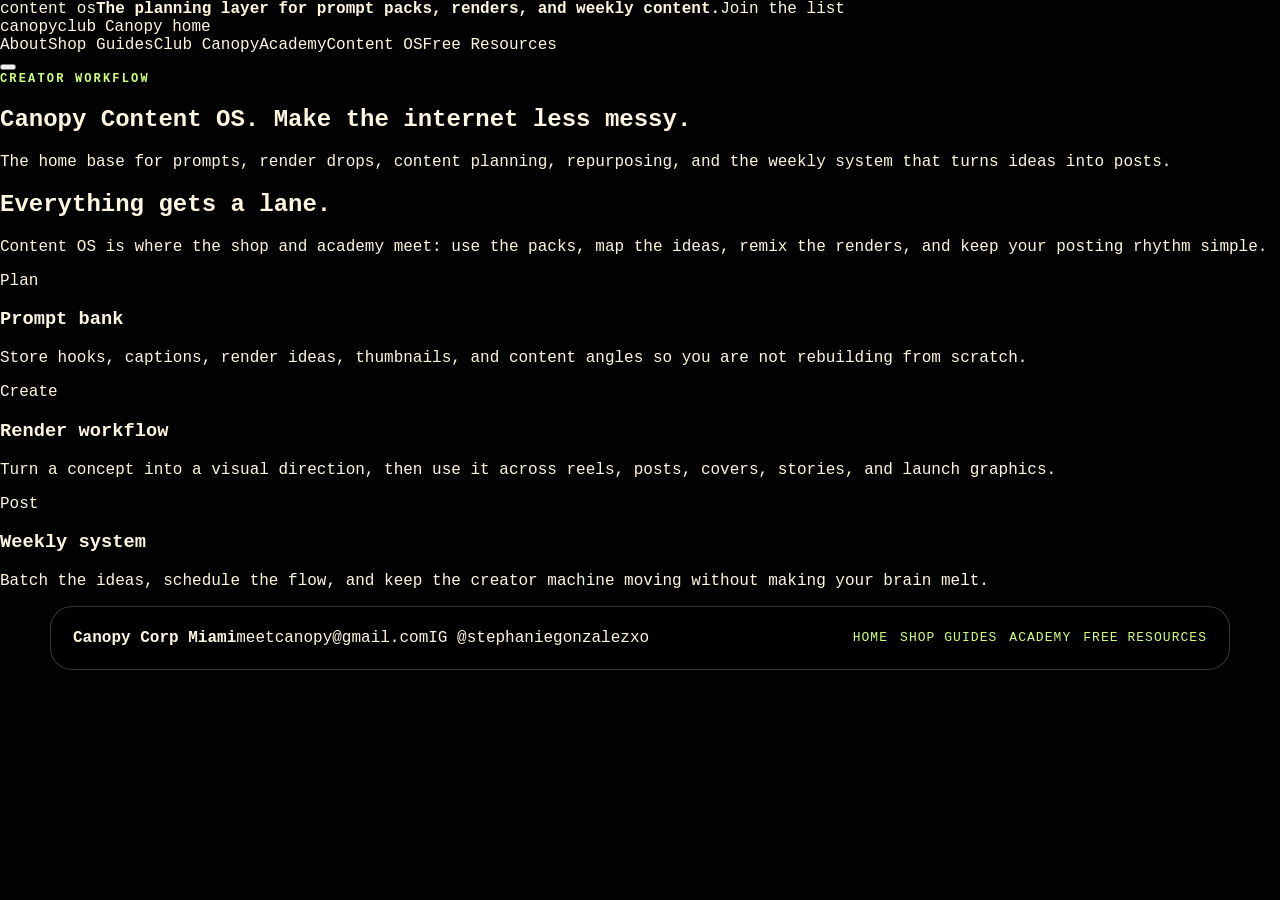
<file: content-os.html>
<!DOCTYPE html>
<html lang="en">
<head>
  <meta charset="UTF-8" />
  <meta name="viewport" content="width=device-width, initial-scale=1.0" />
  <title>Canopy Content OS - Canopy</title>
  <meta name="description" content="Canopy Content OS is the creator workflow layer for prompts, render drops, planning, repurposing, and posting systems." />
  <link rel="preconnect" href="https://fonts.googleapis.com" />
  <link rel="preconnect" href="https://fonts.gstatic.com" crossorigin />
  <link href="https://fonts.googleapis.com/css2?family=Nunito+Sans:wght@400;600;700;800;900&family=Righteous&display=swap" rel="stylesheet" />
  <link rel="stylesheet" href="styles.css" />
</head>
<body>
  <div class="top-strip"><span>content os</span><strong>The planning layer for prompt packs, renders, and weekly content.</strong><a href="resources.html">Join the list</a></div>
  <header class="site-nav" aria-label="Main navigation">
    <a class="brand" href="index.html" aria-label="Canopy home"><span class="bar-sign" aria-hidden="true"><span class="bar-sign-main">canopy</span><span class="bar-sign-small">club</span></span><span class="sr-only">Canopy home</span></a>
    <nav class="nav-links" id="navLinks">
      <a href="about.html">About</a><a href="shop.html">Shop Guides</a><a href="drop-club.html">Club Canopy</a><a href="academy.html">Academy</a><a href="content-os.html">Content OS</a><a href="resources.html">Free Resources</a>
    </nav>
    <button class="nav-toggle" id="navToggle" type="button" aria-label="Toggle navigation" aria-expanded="false"><span></span><span></span><span></span></button>
  </header>

  <main>
    <section class="page-hero section-pad">
      <div class="page-hero-inner">
        <p class="eyebrow">creator workflow</p>
        <h1><span>Canopy Content OS.</span> Make the internet less messy.</h1>
        <p>The home base for prompts, render drops, content planning, repurposing, and the weekly system that turns ideas into posts.</p>
      </div>
    </section>

    <section class="factory section-pad">
      <div class="section-heading-row">
        <h2>Everything gets a lane.</h2>
        <p>Content OS is where the shop and academy meet: use the packs, map the ideas, remix the renders, and keep your posting rhythm simple.</p>
      </div>
      <div class="week-grid">
        <article class="week-card"><span>Plan</span><h3>Prompt bank</h3><p>Store hooks, captions, render ideas, thumbnails, and content angles so you are not rebuilding from scratch.</p></article>
        <article class="week-card"><span>Create</span><h3>Render workflow</h3><p>Turn a concept into a visual direction, then use it across reels, posts, covers, stories, and launch graphics.</p></article>
        <article class="week-card"><span>Post</span><h3>Weekly system</h3><p>Batch the ideas, schedule the flow, and keep the creator machine moving without making your brain melt.</p></article>
      </div>
    </section>
  </main>

  <footer class="footer"><div><strong>Canopy Corp Miami</strong><span>meetcanopy@gmail.com</span><span>IG @stephaniegonzalezxo</span></div><nav aria-label="Footer calls to action"><a href="index.html">Home</a><a href="shop.html">Shop Guides</a><a href="academy.html">Academy</a><a href="resources.html">Free Resources</a></nav></footer>
  <script src="script.js"></script>
</body>
</html>
</file>
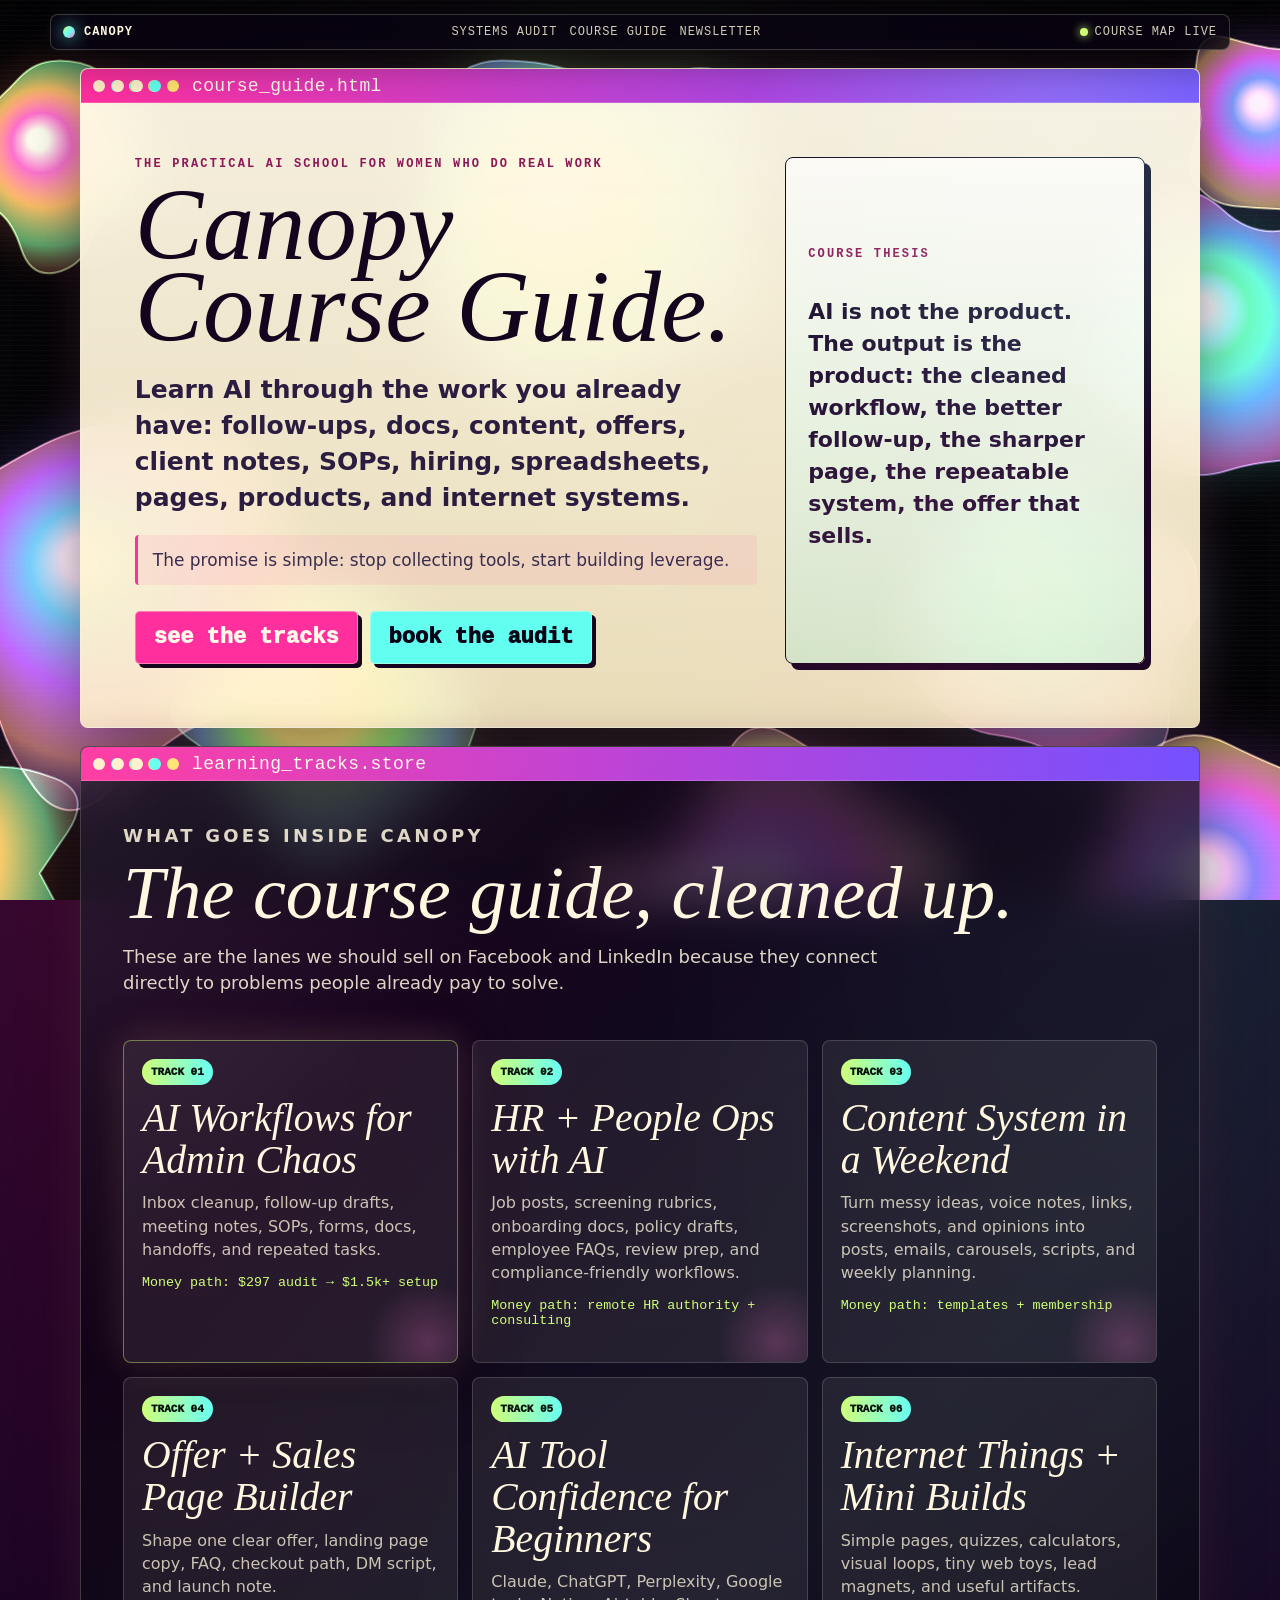
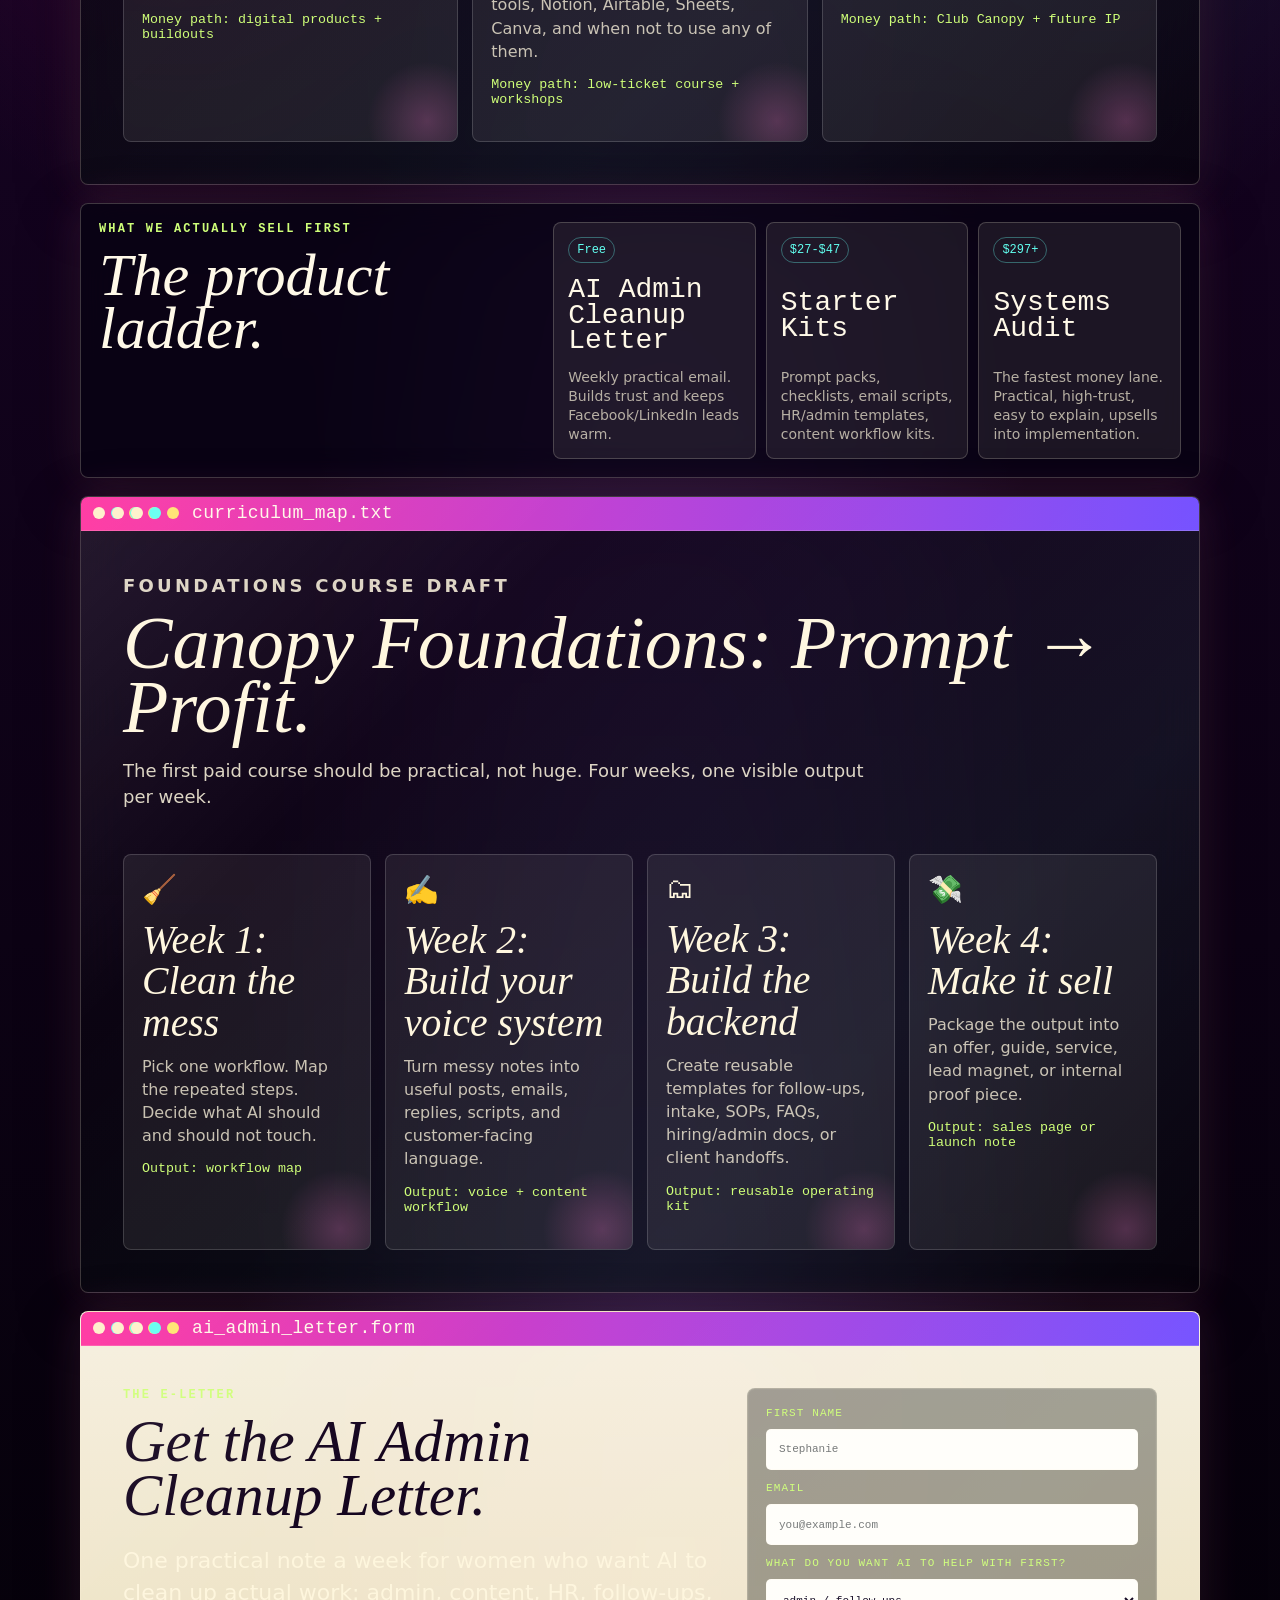
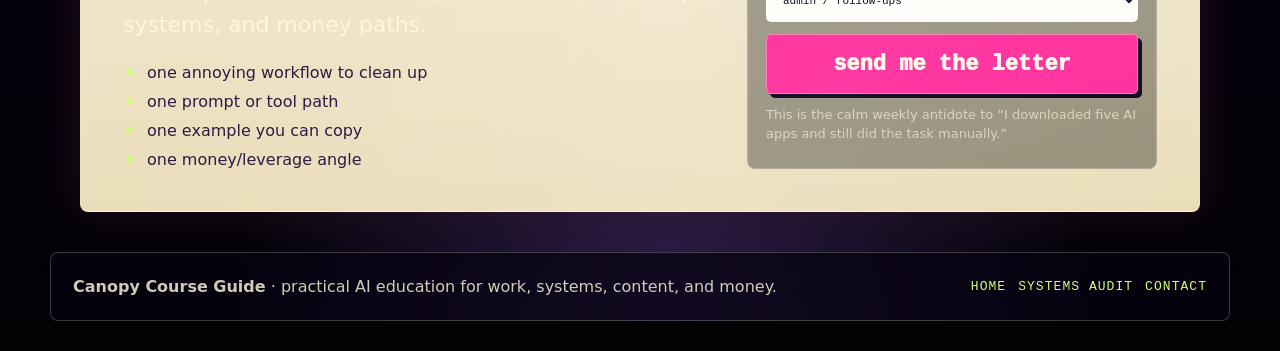
<file: course-guide.html>
<!doctype html>
<html lang="en">
<head>
  <meta charset="utf-8" />
  <meta name="viewport" content="width=device-width, initial-scale=1" />
  <title>Canopy Course Guide | AI for work, systems, content, and money</title>
  <meta name="description" content="The Canopy course guide for women learning AI through practical work: systems, content, business admin, internet products, and money workflows." />
  <meta property="og:title" content="Canopy Course Guide" />
  <meta property="og:description" content="A practical Canopy roadmap: learn AI by cleaning up real work, building useful systems, and turning outputs into money paths." />
  <link rel="stylesheet" href="styles.css" />
</head>
<body class="canopy-revenue-page audit-page course-page">
  <canvas id="blobField" aria-hidden="true"></canvas>
  <div class="grain" aria-hidden="true"></div>
  <header class="topbar" aria-label="Canopy navigation">
    <a class="brand" href="index.html"><span class="orb"></span><strong>Canopy</strong></a>
    <nav>
      <a href="systems-audit.html">systems audit</a>
      <a href="course-guide.html">course guide</a>
      <a href="#newsletter">newsletter</a>
    </nav>
    <span class="status-pill"><span class="online-dot"></span>course map live</span>
  </header>

  <main id="top" class="desktop audit-shell">
    <section class="window window--hero audit-hero" aria-labelledby="course-title">
      <div class="windowbar"><span></span><span></span><span></span><b>course_guide.html</b></div>
      <div class="audit-hero-grid">
        <div>
          <p class="eyebrow">the practical ai school for women who do real work</p>
          <h1 id="course-title">Canopy<br>Course Guide.</h1>
          <p class="lede">Learn AI through the work you already have: follow-ups, docs, content, offers, client notes, SOPs, hiring, spreadsheets, pages, products, and internet systems.</p>
          <p class="why-now">The promise is simple: stop collecting tools, start building leverage.</p>
          <div class="cta-row">
            <a class="btn btn--primary" href="#tracks">see the tracks</a>
            <a class="btn btn--secondary" href="systems-audit.html">book the audit</a>
          </div>
        </div>
        <aside class="audit-card course-card">
          <p class="eyebrow">course thesis</p>
          <p class="big-copy">AI is not the product. The output is the product: the cleaned workflow, the better follow-up, the sharper page, the repeatable system, the offer that sells.</p>
        </aside>
      </div>
    </section>

    <section class="window offers" id="tracks" aria-labelledby="tracks-title">
      <div class="windowbar"><span></span><span></span><span></span><b>learning_tracks.store</b></div>
      <div class="section-head">
        <p class="eyebrow">what goes inside Canopy</p>
        <h2 id="tracks-title">The course guide, cleaned up.</h2>
        <p>These are the lanes we should sell on Facebook and LinkedIn because they connect directly to problems people already pay to solve.</p>
      </div>
      <div class="offer-grid course-grid">
        <article class="offer-card hot"><span>Track 01</span><h3>AI Workflows for Admin Chaos</h3><p>Inbox cleanup, follow-up drafts, meeting notes, SOPs, forms, docs, handoffs, and repeated tasks.</p><small>Money path: $297 audit → $1.5k+ setup</small></article>
        <article class="offer-card"><span>Track 02</span><h3>HR + People Ops with AI</h3><p>Job posts, screening rubrics, onboarding docs, policy drafts, employee FAQs, review prep, and compliance-friendly workflows.</p><small>Money path: remote HR authority + consulting</small></article>
        <article class="offer-card"><span>Track 03</span><h3>Content System in a Weekend</h3><p>Turn messy ideas, voice notes, links, screenshots, and opinions into posts, emails, carousels, scripts, and weekly planning.</p><small>Money path: templates + membership</small></article>
        <article class="offer-card"><span>Track 04</span><h3>Offer + Sales Page Builder</h3><p>Shape one clear offer, landing page copy, FAQ, checkout path, DM script, and launch note.</p><small>Money path: digital products + buildouts</small></article>
        <article class="offer-card"><span>Track 05</span><h3>AI Tool Confidence for Beginners</h3><p>Claude, ChatGPT, Perplexity, Google tools, Notion, Airtable, Sheets, Canva, and when not to use any of them.</p><small>Money path: low-ticket course + workshops</small></article>
        <article class="offer-card"><span>Track 06</span><h3>Internet Things + Mini Builds</h3><p>Simple pages, quizzes, calculators, visual loops, tiny web toys, lead magnets, and useful artifacts.</p><small>Money path: Club Canopy + future IP</small></article>
      </div>
    </section>

    <section class="conversion audit-conversion" aria-labelledby="ladder-title">
      <div>
        <p class="eyebrow">what we actually sell first</p>
        <h2 id="ladder-title">The product ladder.</h2>
      </div>
      <div class="conversion-grid">
        <article class="conversion-door"><span>Free</span><strong>AI Admin Cleanup Letter</strong><em>Weekly practical email. Builds trust and keeps Facebook/LinkedIn leads warm.</em></article>
        <article class="conversion-door"><span>$27-$47</span><strong>Starter Kits</strong><em>Prompt packs, checklists, email scripts, HR/admin templates, content workflow kits.</em></article>
        <article class="conversion-door"><span>$297+</span><strong>Systems Audit</strong><em>The fastest money lane. Practical, high-trust, easy to explain, upsells into implementation.</em></article>
      </div>
    </section>

    <section class="window build-menu" aria-labelledby="curriculum-title">
      <div class="windowbar"><span></span><span></span><span></span><b>curriculum_map.txt</b></div>
      <div class="section-head">
        <p class="eyebrow">foundations course draft</p>
        <h2 id="curriculum-title">Canopy Foundations: Prompt → Profit.</h2>
        <p>The first paid course should be practical, not huge. Four weeks, one visible output per week.</p>
      </div>
      <div class="door-grid course-door-grid">
        <article class="door"><span class="door-icon">🧹</span><h3>Week 1: Clean the mess</h3><p>Pick one workflow. Map the repeated steps. Decide what AI should and should not touch.</p><small>Output: workflow map</small></article>
        <article class="door"><span class="door-icon">✍️</span><h3>Week 2: Build your voice system</h3><p>Turn messy notes into useful posts, emails, replies, scripts, and customer-facing language.</p><small>Output: voice + content workflow</small></article>
        <article class="door"><span class="door-icon">🗂</span><h3>Week 3: Build the backend</h3><p>Create reusable templates for follow-ups, intake, SOPs, FAQs, hiring/admin docs, or client handoffs.</p><small>Output: reusable operating kit</small></article>
        <article class="door"><span class="door-icon">💸</span><h3>Week 4: Make it sell</h3><p>Package the output into an offer, guide, service, lead magnet, or internal proof piece.</p><small>Output: sales page or launch note</small></article>
      </div>
    </section>

    <section class="window starter" id="newsletter" aria-labelledby="newsletter-title">
      <div class="windowbar"><span></span><span></span><span></span><b>ai_admin_letter.form</b></div>
      <div class="starter-grid">
        <div>
          <p class="eyebrow">the e-letter</p>
          <h2 id="newsletter-title">Get the AI Admin Cleanup Letter.</h2>
          <p class="big-copy">One practical note a week for women who want AI to clean up actual work: admin, content, HR, follow-ups, systems, and money paths.</p>
          <ul class="check-list">
            <li>one annoying workflow to clean up</li>
            <li>one prompt or tool path</li>
            <li>one example you can copy</li>
            <li>one money/leverage angle</li>
          </ul>
        </div>
        <form class="signup-card" name="ai-admin-cleanup-letter" method="POST" data-netlify="true" action="/thank-you.html">
          <input type="hidden" name="form-name" value="ai-admin-cleanup-letter" />
          <label>first name<input name="name" autocomplete="name" placeholder="Stephanie" /></label>
          <label>email<input name="email" type="email" autocomplete="email" required placeholder="you@example.com" /></label>
          <label>what do you want AI to help with first?
            <select name="interest">
              <option>admin / follow-ups</option>
              <option>HR / people ops</option>
              <option>content system</option>
              <option>sales page / offer</option>
              <option>remote work / career</option>
              <option>I have no idea, I just need help</option>
            </select>
          </label>
          <button class="btn btn--primary" type="submit">send me the letter</button>
          <p class="form-note">This is the calm weekly antidote to “I downloaded five AI apps and still did the task manually.”</p>
        </form>
      </div>
    </section>
  </main>

  <footer class="footer">
    <p><strong>Canopy Course Guide</strong> · practical AI education for work, systems, content, and money.</p>
    <nav><a href="index.html">Home</a><a href="systems-audit.html">Systems Audit</a><a href="mailto:meetcanopy@gmail.com">Contact</a></nav>
  </footer>
  <script src="script.js"></script>
</body>
</html>
</file>
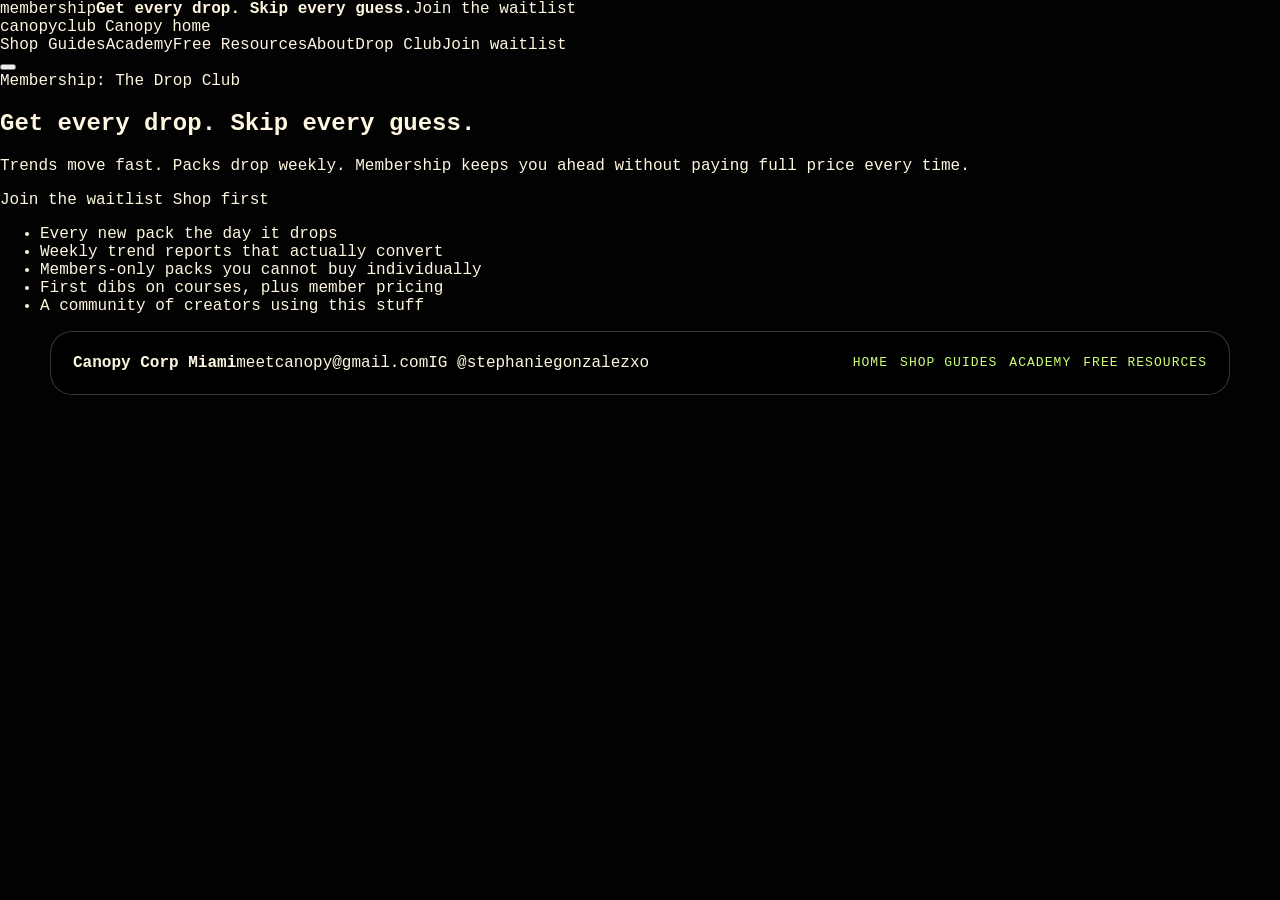
<file: drop-club.html>
<!DOCTYPE html>
<html lang="en">
<head>
  <meta charset="UTF-8" />
  <meta name="viewport" content="width=device-width, initial-scale=1.0" />
  <title>The Drop Club - Canopy</title>
  <meta name="description" content="Join Canopy Drop Club for new packs, trend reports, members-only guides, and creator community access." />
  <link rel="preconnect" href="https://fonts.googleapis.com" />
  <link rel="preconnect" href="https://fonts.gstatic.com" crossorigin />
  <link href="https://fonts.googleapis.com/css2?family=Nunito+Sans:wght@400;600;700;800;900&family=Righteous&display=swap" rel="stylesheet" />
  <link rel="stylesheet" href="styles.css" />
</head>
<body>
  <div class="top-strip"><span>membership</span><strong>Get every drop. Skip every guess.</strong><a href="resources.html">Join the waitlist</a></div>
  <header class="site-nav" aria-label="Main navigation">
    <a class="brand" href="index.html" aria-label="Canopy home"><span class="bar-sign" aria-hidden="true"><span class="bar-sign-main">canopy</span><span class="bar-sign-small">club</span></span><span class="sr-only">Canopy home</span></a>
    <nav class="nav-links" id="navLinks">
      <a href="shop.html">Shop Guides</a><a href="academy.html">Academy</a><a href="resources.html">Free Resources</a><a href="about.html">About</a><a href="drop-club.html">Drop Club</a><a class="nav-cta" href="resources.html">Join waitlist</a>
    </nav>
    <button class="nav-toggle" id="navToggle" type="button" aria-label="Toggle navigation" aria-expanded="false"><span></span><span></span><span></span></button>
  </header>

  <main>
    <section class="drop-club section-pad">
      <div class="drop-inner">
        <div>
          <div class="section-kicker">Membership: The Drop Club</div>
          <h1><span>Get every drop.</span> Skip every guess.</h1>
          <p>Trends move fast. Packs drop weekly. Membership keeps you ahead without paying full price every time.</p>
          <div class="hero-actions">
            <a class="button button-primary" href="resources.html">Join the waitlist</a>
            <a class="button button-secondary" href="shop.html">Shop first</a>
          </div>
        </div>
        <ul class="drop-list">
          <li>Every new pack the day it drops</li>
          <li>Weekly trend reports that actually convert</li>
          <li>Members-only packs you cannot buy individually</li>
          <li>First dibs on courses, plus member pricing</li>
          <li>A community of creators using this stuff</li>
        </ul>
      </div>
    </section>
  </main>

  <footer class="footer"><div><strong>Canopy Corp Miami</strong><span>meetcanopy@gmail.com</span><span>IG @stephaniegonzalezxo</span></div><nav aria-label="Footer calls to action"><a href="index.html">Home</a><a href="shop.html">Shop Guides</a><a href="academy.html">Academy</a><a href="resources.html">Free Resources</a></nav></footer>
  <script src="script.js"></script>
</body>
</html>
</file>
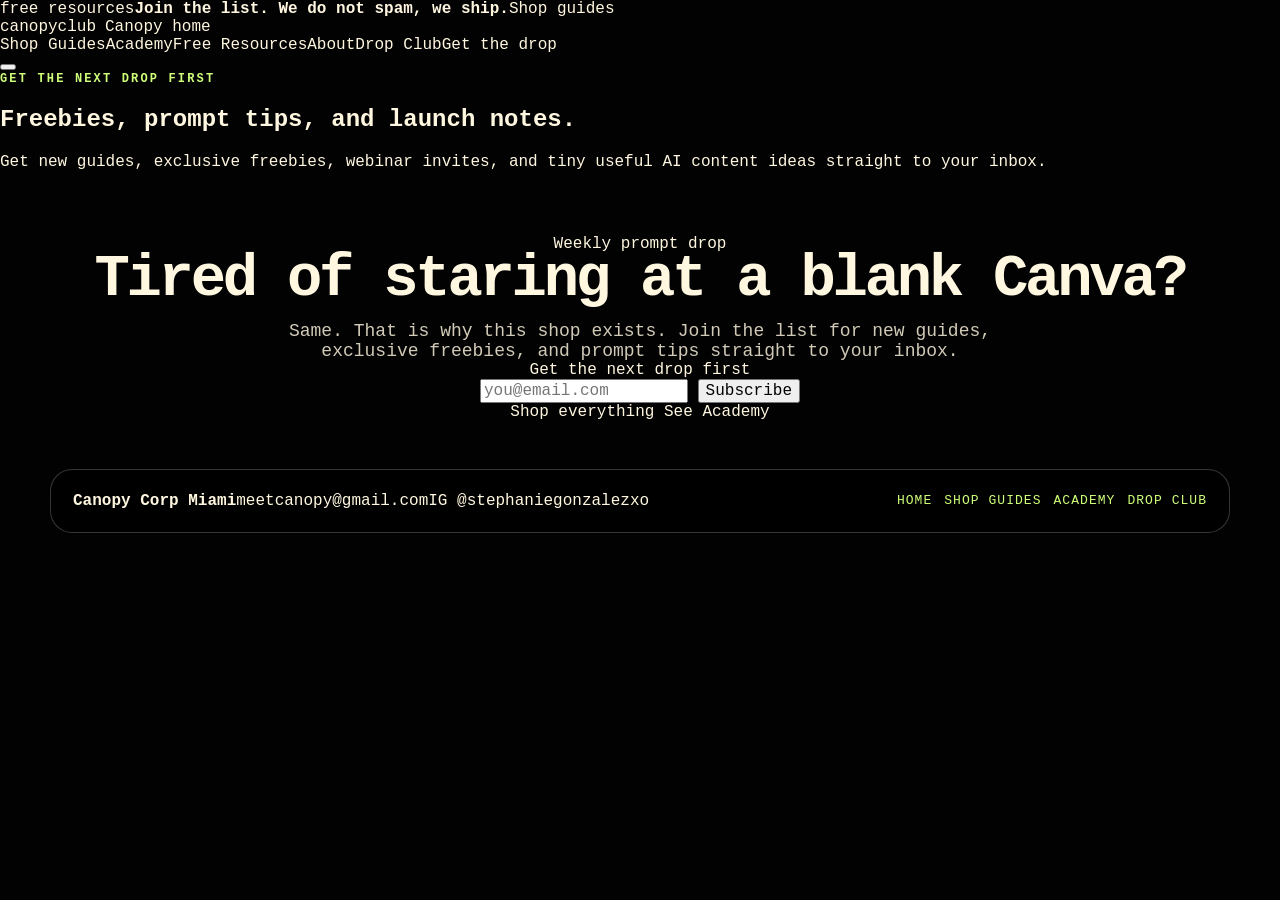
<file: resources.html>
<!DOCTYPE html>
<html lang="en">
<head>
  <meta charset="UTF-8" />
  <meta name="viewport" content="width=device-width, initial-scale=1.0" />
  <title>Free Resources - Canopy</title>
  <meta name="description" content="Join Canopy for free prompt drops, resources, webinar invites, and new guide announcements." />
  <link rel="preconnect" href="https://fonts.googleapis.com" />
  <link rel="preconnect" href="https://fonts.gstatic.com" crossorigin />
  <link href="https://fonts.googleapis.com/css2?family=Nunito+Sans:wght@400;600;700;800;900&family=Righteous&display=swap" rel="stylesheet" />
  <link rel="stylesheet" href="styles.css" />
</head>
<body>
  <div class="top-strip"><span>free resources</span><strong>Join the list. We do not spam, we ship.</strong><a href="shop.html">Shop guides</a></div>
  <header class="site-nav" aria-label="Main navigation">
    <a class="brand" href="index.html" aria-label="Canopy home"><span class="bar-sign" aria-hidden="true"><span class="bar-sign-main">canopy</span><span class="bar-sign-small">club</span></span><span class="sr-only">Canopy home</span></a>
    <nav class="nav-links" id="navLinks">
      <a href="shop.html">Shop Guides</a><a href="academy.html">Academy</a><a href="resources.html">Free Resources</a><a href="about.html">About</a><a href="drop-club.html">Drop Club</a><a class="nav-cta" href="#signup">Get the drop</a>
    </nav>
    <button class="nav-toggle" id="navToggle" type="button" aria-label="Toggle navigation" aria-expanded="false"><span></span><span></span><span></span></button>
  </header>

  <main>
    <section class="page-hero section-pad">
      <div class="page-hero-inner">
        <p class="eyebrow">get the next drop first</p>
        <h1><span>Freebies,</span> prompt tips, and launch notes.</h1>
        <p>Get new guides, exclusive freebies, webinar invites, and tiny useful AI content ideas straight to your inbox.</p>
      </div>
    </section>

    <section id="signup" class="final-cta section-pad">
      <div class="final-inner">
        <div>
          <div class="section-kicker">Weekly prompt drop</div>
          <h2>Tired of staring at a blank Canva?</h2>
          <p>Same. That is why this shop exists. Join the list for new guides, exclusive freebies, and prompt tips straight to your inbox.</p>
        </div>
        <form class="signup" action="https://canopy-2.kit.com/prompt-like-a-pro" method="get" target="_blank" rel="noopener">
          <label for="email">Get the next drop first</label>
          <div class="signup-row">
            <input id="email" name="email_address" type="email" placeholder="you@email.com" required />
            <button class="button button-primary" type="submit">Subscribe</button>
          </div>
        </form>
        <div class="final-buttons">
          <a class="button button-secondary" href="shop.html">Shop everything</a>
          <a class="button button-secondary" href="academy.html">See Academy</a>
        </div>
      </div>
    </section>
  </main>

  <footer class="footer"><div><strong>Canopy Corp Miami</strong><span>meetcanopy@gmail.com</span><span>IG @stephaniegonzalezxo</span></div><nav aria-label="Footer calls to action"><a href="index.html">Home</a><a href="shop.html">Shop Guides</a><a href="academy.html">Academy</a><a href="drop-club.html">Drop Club</a></nav></footer>
  <script src="script.js"></script>
</body>
</html>
</file>
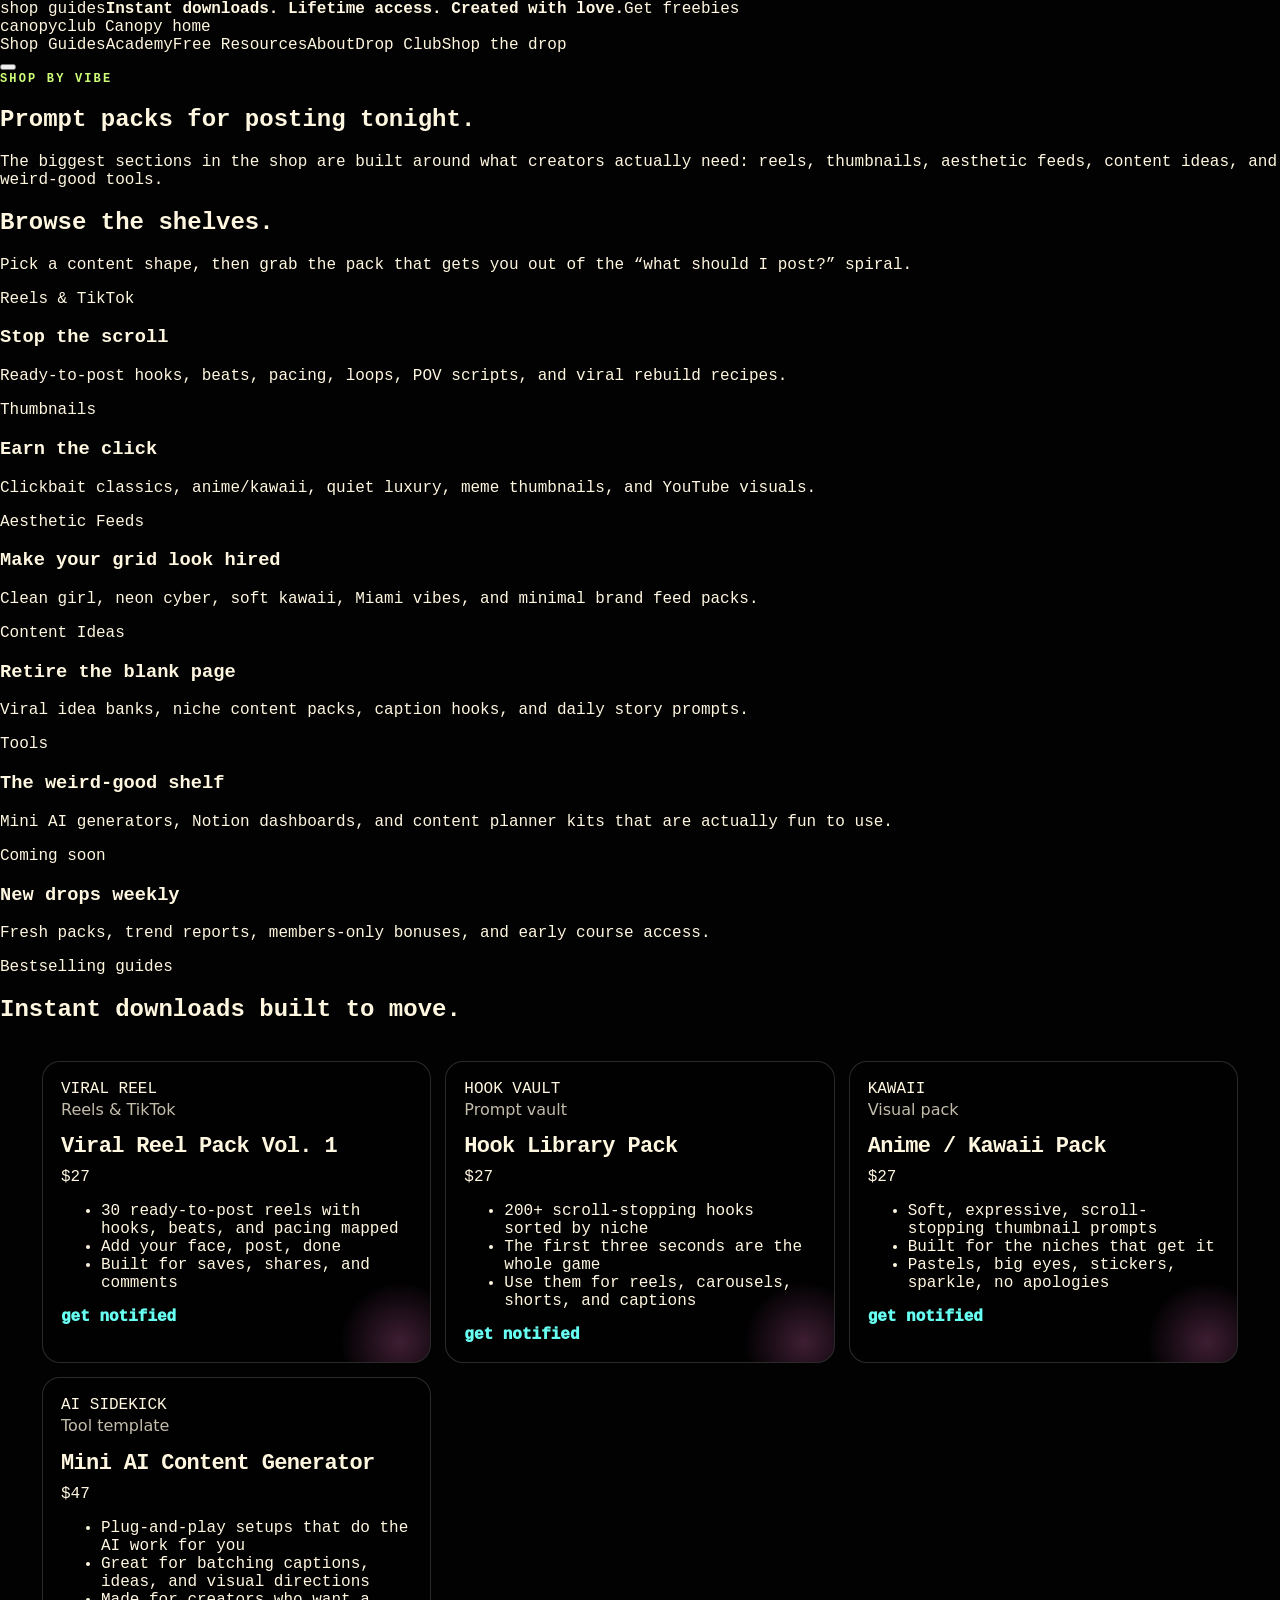
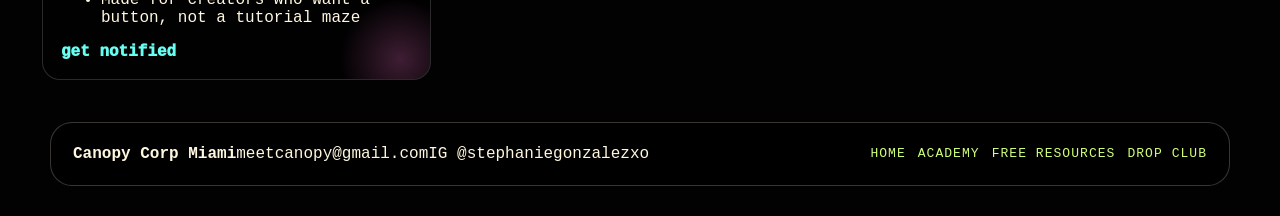
<file: shop.html>
<!DOCTYPE html>
<html lang="en">
<head>
  <meta charset="UTF-8" />
  <meta name="viewport" content="width=device-width, initial-scale=1.0" />
  <title>Shop Guides - Canopy</title>
  <meta name="description" content="Shop Canopy prompt guides for reels, thumbnails, aesthetic feeds, content ideas, tools, and creator templates." />
  <link rel="preconnect" href="https://fonts.googleapis.com" />
  <link rel="preconnect" href="https://fonts.gstatic.com" crossorigin />
  <link href="https://fonts.googleapis.com/css2?family=Nunito+Sans:wght@400;600;700;800;900&family=Righteous&display=swap" rel="stylesheet" />
  <link rel="stylesheet" href="styles.css" />
</head>
<body>
  <div class="top-strip"><span>shop guides</span><strong>Instant downloads. Lifetime access. Created with love.</strong><a href="resources.html">Get freebies</a></div>
  <header class="site-nav" aria-label="Main navigation">
    <a class="brand" href="index.html" aria-label="Canopy home"><span class="bar-sign" aria-hidden="true"><span class="bar-sign-main">canopy</span><span class="bar-sign-small">club</span></span><span class="sr-only">Canopy home</span></a>
    <nav class="nav-links" id="navLinks">
      <a href="shop.html">Shop Guides</a><a href="academy.html">Academy</a><a href="resources.html">Free Resources</a><a href="about.html">About</a><a href="drop-club.html">Drop Club</a><a class="nav-cta" href="shop.html">Shop the drop</a>
    </nav>
    <button class="nav-toggle" id="navToggle" type="button" aria-label="Toggle navigation" aria-expanded="false"><span></span><span></span><span></span></button>
  </header>

  <main>
    <section class="page-hero section-pad">
      <div class="page-hero-inner">
        <p class="eyebrow">shop by vibe</p>
        <h1><span>Prompt packs</span> for posting tonight.</h1>
        <p>The biggest sections in the shop are built around what creators actually need: reels, thumbnails, aesthetic feeds, content ideas, and weird-good tools.</p>
      </div>
    </section>

    <section class="factory section-pad">
      <div class="section-heading-row">
        <h2>Browse the shelves.</h2>
        <p>Pick a content shape, then grab the pack that gets you out of the “what should I post?” spiral.</p>
      </div>
      <div class="week-grid">
        <article class="week-card"><span>Reels & TikTok</span><h3>Stop the scroll</h3><p>Ready-to-post hooks, beats, pacing, loops, POV scripts, and viral rebuild recipes.</p></article>
        <article class="week-card"><span>Thumbnails</span><h3>Earn the click</h3><p>Clickbait classics, anime/kawaii, quiet luxury, meme thumbnails, and YouTube visuals.</p></article>
        <article class="week-card"><span>Aesthetic Feeds</span><h3>Make your grid look hired</h3><p>Clean girl, neon cyber, soft kawaii, Miami vibes, and minimal brand feed packs.</p></article>
        <article class="week-card"><span>Content Ideas</span><h3>Retire the blank page</h3><p>Viral idea banks, niche content packs, caption hooks, and daily story prompts.</p></article>
        <article class="week-card"><span>Tools</span><h3>The weird-good shelf</h3><p>Mini AI generators, Notion dashboards, and content planner kits that are actually fun to use.</p></article>
        <article class="week-card"><span>Coming soon</span><h3>New drops weekly</h3><p>Fresh packs, trend reports, members-only bonuses, and early course access.</p></article>
      </div>
    </section>

    <section class="offers section-pad">
      <div class="section-kicker">Bestselling guides</div>
      <h2>Instant downloads built to move.</h2>
      <div class="offer-grid">
        <article class="offer-card"><div class="product-art art-banana"><span>VIRAL REEL</span></div><p class="offer-tag">Reels & TikTok</p><h3>Viral Reel Pack Vol. 1</h3><div class="price">$27</div><ul><li>30 ready-to-post reels with hooks, beats, and pacing mapped</li><li>Add your face, post, done</li><li>Built for saves, shares, and comments</li></ul><a class="button button-primary" href="resources.html">Get notified</a></article>
        <article class="offer-card offer-featured"><div class="product-art art-render"><span>HOOK VAULT</span></div><p class="offer-tag">Prompt vault</p><h3>Hook Library Pack</h3><div class="price">$27</div><ul><li>200+ scroll-stopping hooks sorted by niche</li><li>The first three seconds are the whole game</li><li>Use them for reels, carousels, shorts, and captions</li></ul><a class="button button-dark" href="resources.html">Get notified</a></article>
        <article class="offer-card"><div class="product-art art-custom"><span>KAWAII</span></div><p class="offer-tag">Visual pack</p><h3>Anime / Kawaii Pack</h3><div class="price">$27</div><ul><li>Soft, expressive, scroll-stopping thumbnail prompts</li><li>Built for the niches that get it</li><li>Pastels, big eyes, stickers, sparkle, no apologies</li></ul><a class="button button-secondary" href="resources.html">Get notified</a></article>
        <article class="offer-card"><div class="product-art art-tools"><span>AI SIDEKICK</span></div><p class="offer-tag">Tool template</p><h3>Mini AI Content Generator</h3><div class="price">$47</div><ul><li>Plug-and-play setups that do the AI work for you</li><li>Great for batching captions, ideas, and visual directions</li><li>Made for creators who want a button, not a tutorial maze</li></ul><a class="button button-secondary" href="resources.html">Get notified</a></article>
      </div>
    </section>
  </main>

  <footer class="footer"><div><strong>Canopy Corp Miami</strong><span>meetcanopy@gmail.com</span><span>IG @stephaniegonzalezxo</span></div><nav aria-label="Footer calls to action"><a href="index.html">Home</a><a href="academy.html">Academy</a><a href="resources.html">Free Resources</a><a href="drop-club.html">Drop Club</a></nav></footer>
  <script src="script.js"></script>
</body>
</html>
</file>
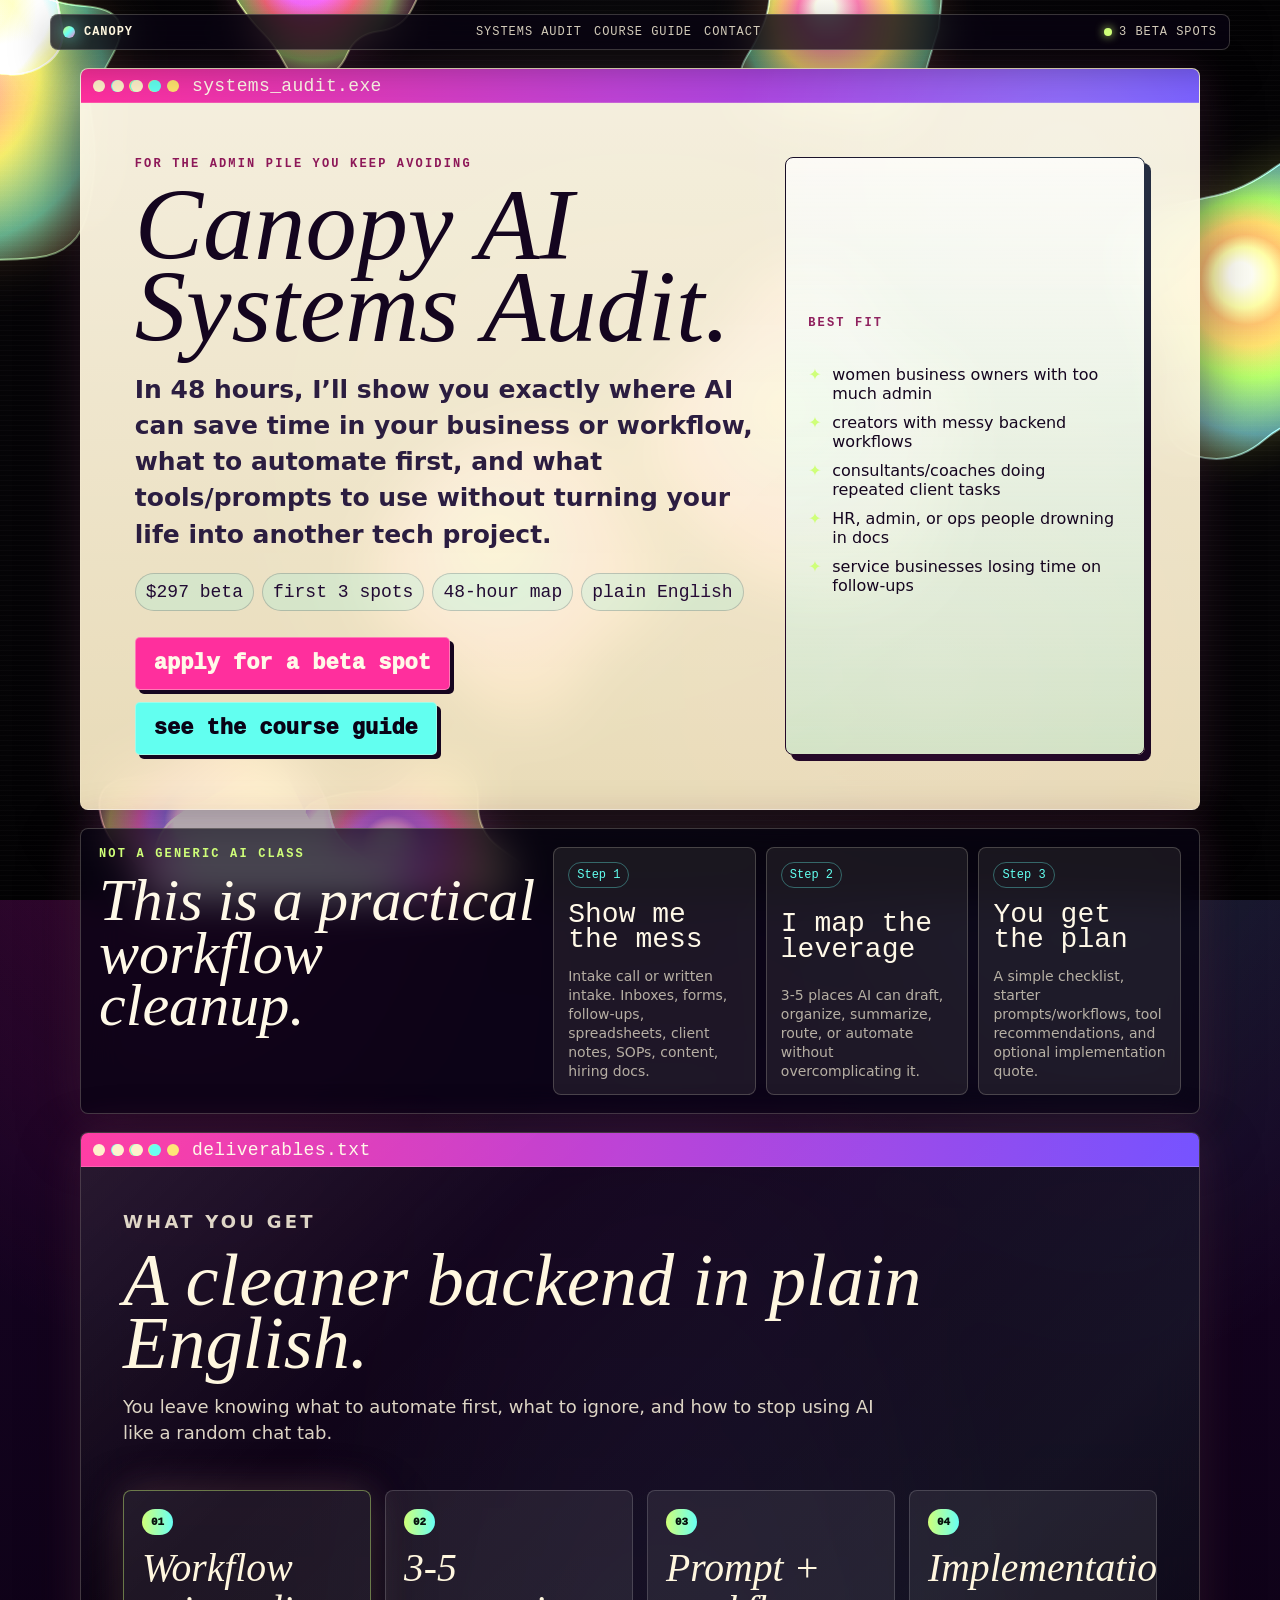
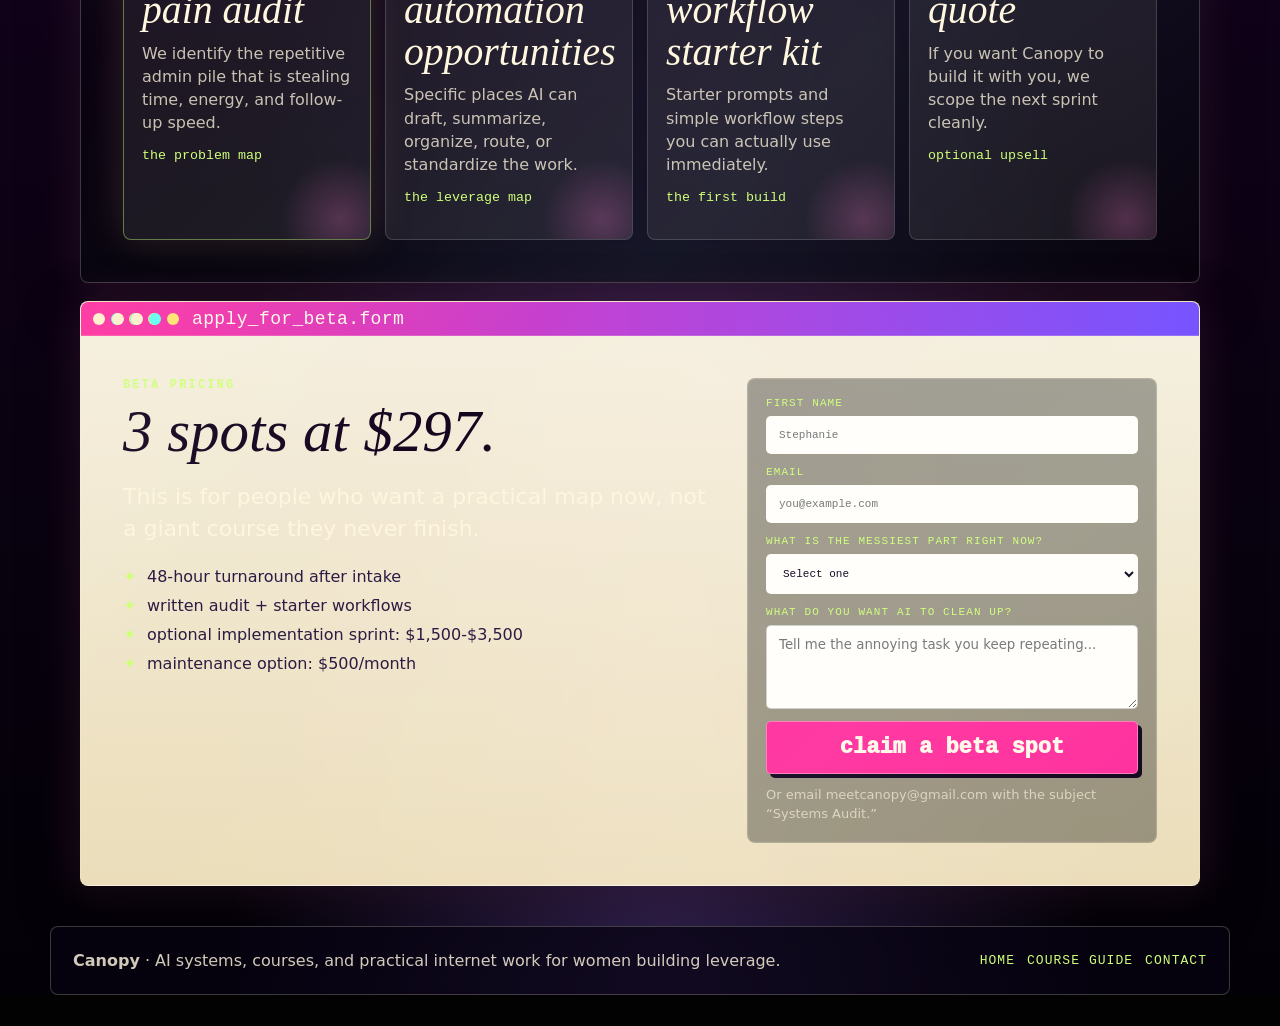
<file: systems-audit.html>
<!doctype html>
<html lang="en">
<head>
  <meta charset="utf-8" />
  <meta name="viewport" content="width=device-width, initial-scale=1" />
  <title>Canopy AI Systems Audit | 48-hour workflow map</title>
  <meta name="description" content="A 48-hour AI systems audit for women founders, creators, consultants, HR, admin, and ops people drowning in repetitive tasks." />
  <meta property="og:title" content="Canopy AI Systems Audit" />
  <meta property="og:description" content="In 48 hours, get a practical map of what AI can clean up, draft, organize, or automate in your business or workflow." />
  <link rel="stylesheet" href="styles.css" />
</head>
<body class="canopy-revenue-page audit-page">
  <canvas id="blobField" aria-hidden="true"></canvas>
  <div class="grain" aria-hidden="true"></div>
  <header class="topbar" aria-label="Canopy navigation">
    <a class="brand" href="index.html"><span class="orb"></span><strong>Canopy</strong></a>
    <nav>
      <a href="systems-audit.html">systems audit</a>
      <a href="course-guide.html">course guide</a>
      <a href="mailto:meetcanopy@gmail.com">contact</a>
    </nav>
    <span class="status-pill"><span class="online-dot"></span>3 beta spots</span>
  </header>

  <main id="top" class="desktop audit-shell">
    <section class="window window--hero audit-hero" aria-labelledby="audit-title">
      <div class="windowbar"><span></span><span></span><span></span><b>systems_audit.exe</b></div>
      <div class="audit-hero-grid">
        <div>
          <p class="eyebrow">for the admin pile you keep avoiding</p>
          <h1 id="audit-title">Canopy AI<br>Systems Audit.</h1>
          <p class="lede">In 48 hours, I’ll show you exactly where AI can save time in your business or workflow, what to automate first, and what tools/prompts to use without turning your life into another tech project.</p>
          <div class="hero-proof audit-proof" aria-label="audit proof points">
            <span>$297 beta</span><span>first 3 spots</span><span>48-hour map</span><span>plain English</span>
          </div>
          <div class="cta-row">
            <a class="btn btn--primary" href="#apply">apply for a beta spot</a>
            <a class="btn btn--secondary" href="course-guide.html">see the course guide</a>
          </div>
        </div>
        <aside class="audit-card">
          <p class="eyebrow">best fit</p>
          <ul class="check-list">
            <li>women business owners with too much admin</li>
            <li>creators with messy backend workflows</li>
            <li>consultants/coaches doing repeated client tasks</li>
            <li>HR, admin, or ops people drowning in docs</li>
            <li>service businesses losing time on follow-ups</li>
          </ul>
        </aside>
      </div>
    </section>

    <section class="conversion audit-conversion" aria-labelledby="audit-promise">
      <div>
        <p class="eyebrow">not a generic AI class</p>
        <h2 id="audit-promise">This is a practical workflow cleanup.</h2>
      </div>
      <div class="conversion-grid">
        <article class="conversion-door"><span>Step 1</span><strong>Show me the mess</strong><em>Intake call or written intake. Inboxes, forms, follow-ups, spreadsheets, client notes, SOPs, content, hiring docs.</em></article>
        <article class="conversion-door"><span>Step 2</span><strong>I map the leverage</strong><em>3-5 places AI can draft, organize, summarize, route, or automate without overcomplicating it.</em></article>
        <article class="conversion-door"><span>Step 3</span><strong>You get the plan</strong><em>A simple checklist, starter prompts/workflows, tool recommendations, and optional implementation quote.</em></article>
      </div>
    </section>

    <section class="window offers" aria-labelledby="deliverables-title">
      <div class="windowbar"><span></span><span></span><span></span><b>deliverables.txt</b></div>
      <div class="section-head">
        <p class="eyebrow">what you get</p>
        <h2 id="deliverables-title">A cleaner backend in plain English.</h2>
        <p>You leave knowing what to automate first, what to ignore, and how to stop using AI like a random chat tab.</p>
      </div>
      <div class="offer-grid audit-offer-grid">
        <article class="offer-card hot"><span>01</span><h3>Workflow pain audit</h3><p>We identify the repetitive admin pile that is stealing time, energy, and follow-up speed.</p><small>the problem map</small></article>
        <article class="offer-card"><span>02</span><h3>3-5 automation opportunities</h3><p>Specific places AI can draft, summarize, organize, route, or standardize the work.</p><small>the leverage map</small></article>
        <article class="offer-card"><span>03</span><h3>Prompt + workflow starter kit</h3><p>Starter prompts and simple workflow steps you can actually use immediately.</p><small>the first build</small></article>
        <article class="offer-card"><span>04</span><h3>Implementation quote</h3><p>If you want Canopy to build it with you, we scope the next sprint cleanly.</p><small>optional upsell</small></article>
      </div>
    </section>

    <section class="window starter" id="apply" aria-labelledby="apply-title">
      <div class="windowbar"><span></span><span></span><span></span><b>apply_for_beta.form</b></div>
      <div class="starter-grid">
        <div>
          <p class="eyebrow">beta pricing</p>
          <h2 id="apply-title">3 spots at $297.</h2>
          <p class="big-copy">This is for people who want a practical map now, not a giant course they never finish.</p>
          <ul class="check-list">
            <li>48-hour turnaround after intake</li>
            <li>written audit + starter workflows</li>
            <li>optional implementation sprint: $1,500-$3,500</li>
            <li>maintenance option: $500/month</li>
          </ul>
        </div>
        <form class="signup-card" name="systems-audit-beta" method="POST" data-netlify="true" netlify-honeypot="bot-field" action="/thank-you.html">
          <input type="hidden" name="form-name" value="systems-audit-beta" />
          <p class="hidden-field"><label>Do not fill this out: <input name="bot-field" /></label></p>
          <label>first name<input name="name" autocomplete="name" required placeholder="Stephanie" /></label>
          <label>email<input name="email" type="email" autocomplete="email" required placeholder="you@example.com" /></label>
          <label>what is the messiest part right now?
            <select name="messiest-area" required>
              <option value="">Select one</option>
              <option>follow-ups / inbox</option>
              <option>client intake / forms</option>
              <option>content planning</option>
              <option>HR / hiring docs</option>
              <option>spreadsheets / reporting</option>
              <option>SOPs / handoffs</option>
              <option>too many repeated admin tasks</option>
            </select>
          </label>
          <label>what do you want AI to clean up?<textarea name="message" rows="4" placeholder="Tell me the annoying task you keep repeating..."></textarea></label>
          <button class="btn btn--primary" type="submit">claim a beta spot</button>
          <p class="form-note">Or email <a href="mailto:meetcanopy@gmail.com?subject=Canopy%20AI%20Systems%20Audit">meetcanopy@gmail.com</a> with the subject “Systems Audit.”</p>
        </form>
      </div>
    </section>
  </main>

  <footer class="footer">
    <p><strong>Canopy</strong> · AI systems, courses, and practical internet work for women building leverage.</p>
    <nav><a href="index.html">Home</a><a href="course-guide.html">Course Guide</a><a href="mailto:meetcanopy@gmail.com">Contact</a></nav>
  </footer>
  <script src="script.js"></script>
</body>
</html>
</file>
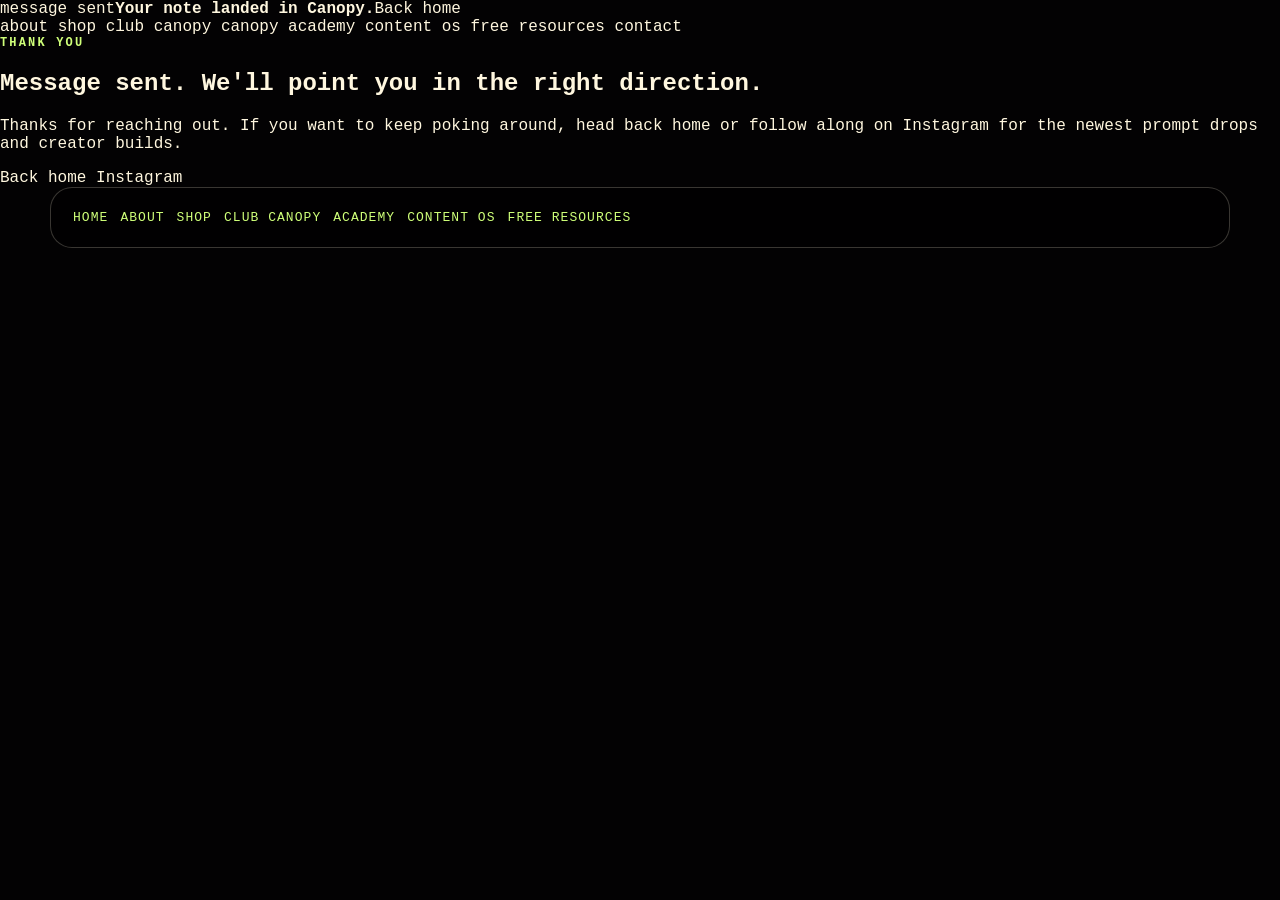
<file: thank-you.html>
<!DOCTYPE html>
<html lang="en">
<head>
  <meta charset="UTF-8" />
  <meta name="viewport" content="width=device-width, initial-scale=1.0" />
  <title>Message Sent - Canopy</title>
  <meta name="description" content="Your message to Canopy was sent." />
  <link rel="preconnect" href="https://fonts.googleapis.com" />
  <link rel="preconnect" href="https://fonts.gstatic.com" crossorigin />
  <link href="https://fonts.googleapis.com/css2?family=Nunito+Sans:wght@400;600;700;800;900&family=Righteous&display=swap" rel="stylesheet" />
  <link rel="stylesheet" href="styles.css" />
</head>
<body>
  <div class="top-strip"><span>message sent</span><strong>Your note landed in Canopy.</strong><a href="index.html">Back home</a></div>
  <nav class="subpage-menu" aria-label="Main navigation">
    <a href="about.html">about</a>
    <a href="shop.html">shop</a>
    <a href="drop-club.html">club canopy</a>
    <a href="academy.html">canopy academy</a>
    <a href="content-os.html">content os</a>
    <a href="resources.html">free resources</a>
    <a href="contact.html">contact</a>
  </nav>

  <main>
    <section class="page-hero section-pad">
      <div class="page-hero-inner">
        <p class="eyebrow">thank you</p>
        <h1><span>Message sent.</span> We'll point you in the right direction.</h1>
        <p>Thanks for reaching out. If you want to keep poking around, head back home or follow along on Instagram for the newest prompt drops and creator builds.</p>
        <div class="hero-actions">
          <a class="button button-primary" href="index.html">Back home</a>
          <a class="button button-secondary" href="https://www.instagram.com/stephaniegonzalezxo/?hl=en" target="_blank" rel="noopener">Instagram</a>
        </div>
      </div>
    </section>
  </main>

  <footer class="footer subpage-footer">
    <nav aria-label="Footer navigation"><a href="index.html">Home</a><a href="about.html">About</a><a href="shop.html">Shop</a><a href="drop-club.html">Club Canopy</a><a href="academy.html">Academy</a><a href="content-os.html">Content OS</a><a href="resources.html">Free Resources</a></nav>
  </footer>
  <script src="script.js"></script>
</body>
</html>
</file>
<file: styles.css>
:root{
  --ink:#050205;
  --cream:#fff7df;
  --cream-2:#ffeec2;
  --pink:#ff79cf;
  --hot:#ff3faf;
  --mint:#cfff79;
  --aqua:#68fff3;
  --violet:#a989ff;
  --blue:#76a8ff;
  --glass:rgba(13,8,18,.66);
  --glass-2:rgba(0,0,0,.34);
  --line:rgba(255,247,223,.22);
  --line-strong:rgba(255,247,223,.38);
  --shadow:0 28px 90px rgba(0,0,0,.62);
  --radius:22px;
  --mono:ui-monospace,SFMono-Regular,Menlo,Monaco,Consolas,"Liberation Mono",monospace;
  --sans:Inter,ui-sans-serif,system-ui,-apple-system,BlinkMacSystemFont,"Segoe UI",sans-serif;
}
*{box-sizing:border-box}
html{scroll-behavior:smooth;background:#030203}
body{margin:0;min-height:100%;background:#030203;color:var(--cream);font-family:var(--mono);overflow-x:hidden}
a{color:inherit;text-decoration:none}
img{max-width:100%;display:block}
button,input,select{font:inherit}
::selection{background:var(--pink);color:#140014}
#blobField{position:fixed;inset:0;width:100%;height:100%;z-index:0;background:radial-gradient(circle at 50% 55%,rgba(140,255,180,.18),transparent 38%),#030203}
.grain{position:fixed;inset:0;z-index:1;pointer-events:none;opacity:.42;background:repeating-linear-gradient(180deg,rgba(255,255,255,.04) 0 1px,transparent 1px 5px),radial-gradient(circle at 50% 50%,transparent 0 44%,rgba(0,0,0,.78) 88%);mix-blend-mode:screen}
.cursor-glow{position:fixed;left:var(--mx,50vw);top:var(--my,30vh);width:260px;height:260px;z-index:1;pointer-events:none;translate:-50% -50%;border-radius:50%;background:radial-gradient(circle,rgba(255,121,207,.2),rgba(104,255,243,.08) 38%,transparent 68%);filter:blur(6px)}
.topbar{position:sticky;top:14px;z-index:9;margin:14px auto 0;width:min(1180px,calc(100% - 28px));display:flex;gap:14px;align-items:center;padding:10px 12px;border:1px solid var(--line);border-radius:999px;background:rgba(0,0,0,.56);backdrop-filter:blur(20px);box-shadow:var(--shadow);font-size:12px;text-transform:uppercase;letter-spacing:.08em}
.brand{display:flex;gap:9px;align-items:center;white-space:nowrap}.orb{width:12px;height:12px;border-radius:50%;background:linear-gradient(135deg,var(--mint),var(--aqua),var(--pink));box-shadow:0 0 18px var(--aqua)}.topbar nav{display:flex;gap:12px;flex:1;justify-content:center}.topbar nav a{opacity:.82}.topbar nav a:hover{opacity:1;color:var(--mint)}.status-pill{display:flex;gap:7px;align-items:center;color:rgba(255,247,223,.82)}.online-dot{width:8px;height:8px;border-radius:50%;background:var(--mint);box-shadow:0 0 10px var(--mint)}.clock{color:var(--mint);white-space:nowrap}
.desktop{position:relative;z-index:2;width:min(1180px,calc(100% - 28px));margin:18px auto 0;display:grid;grid-template-columns:minmax(0,1fr) 294px;grid-template-rows:auto;gap:18px;padding-bottom:40px}
.window{border:1px solid var(--line);background:linear-gradient(180deg,rgba(30,18,36,.72),rgba(9,6,14,.68));box-shadow:var(--shadow);backdrop-filter:blur(24px);border-radius:var(--radius);overflow:hidden;position:relative}.window:before{content:"";position:absolute;inset:0;pointer-events:none;background:linear-gradient(135deg,rgba(255,255,255,.08),transparent 28%,rgba(104,255,243,.05) 70%,transparent);mix-blend-mode:screen}.windowbar{height:36px;display:flex;align-items:center;gap:7px;padding:0 12px;border-bottom:1px solid var(--line);background:linear-gradient(90deg,rgba(255,121,207,.28),rgba(104,255,243,.12),rgba(207,255,121,.16));font-size:12px;text-transform:uppercase;letter-spacing:.1em;color:rgba(255,247,223,.92)}.windowbar span{width:10px;height:10px;border-radius:50%;background:var(--pink);box-shadow:15px 0 0 var(--mint),30px 0 0 var(--aqua)}.windowbar b{margin-left:34px;font-weight:900}.window--hero{grid-column:1/2;min-height:660px}.hero-grid{display:grid;grid-template-columns:1.04fr .96fr;gap:26px;align-items:center;padding:clamp(22px,4.2vw,54px)}.eyebrow{margin:0 0 13px;color:var(--mint);text-transform:uppercase;letter-spacing:.18em;font-size:12px;font-weight:900}.hero h1{margin:0;font-size:clamp(48px,7.8vw,104px);line-height:.84;letter-spacing:-.078em;text-shadow:0 0 30px rgba(255,121,207,.28)}.hero h1 span{display:block;white-space:nowrap}.lede,.big-copy,.section-head>p,.copy-block p,.founder p,.faq p,.proof p,.offer-card p,.door p,.form-note,.footer p{font-family:var(--sans);line-height:1.45}.lede{font-size:clamp(18px,2.15vw,25px);color:rgba(255,247,223,.9);max-width:680px;margin:24px 0 0}.why-now{font-family:var(--sans);font-size:17px;line-height:1.45;color:var(--cream-2);background:rgba(255,121,207,.11);border:1px solid rgba(255,121,207,.24);border-radius:16px;padding:13px 15px;margin:18px 0 0;max-width:640px}.cta-row{display:flex;flex-wrap:wrap;gap:12px;margin-top:26px}.cta-row--center{justify-content:center}.btn{display:inline-flex;align-items:center;justify-content:center;min-height:46px;padding:13px 18px;border-radius:999px;border:1px solid var(--line-strong);font-weight:950;text-transform:lowercase;box-shadow:0 12px 34px rgba(0,0,0,.28);transition:transform .18s ease,filter .18s ease,background .18s ease}.btn:hover{transform:translateY(-2px);filter:saturate(1.18)}.btn--primary{background:linear-gradient(90deg,var(--mint),var(--aqua),var(--pink));color:#06100d}.btn--secondary{background:rgba(0,0,0,.42);color:var(--cream)}.hero-proof{display:flex;flex-wrap:wrap;gap:8px;margin-top:18px}.hero-proof span,.chips span,.mini-grid span{border:1px solid rgba(255,247,223,.18);background:rgba(255,255,255,.055);border-radius:999px;padding:8px 10px;color:rgba(255,247,223,.86);font-size:12px}.stage-card{position:relative;min-height:470px;border:1px solid rgba(255,255,255,.18);border-radius:26px;background:radial-gradient(circle at 50% 38%,rgba(255,247,223,.16),transparent 45%),rgba(0,0,0,.24);display:grid;place-items:center;overflow:hidden}.stage-card:before{content:"";position:absolute;inset:6%;border-radius:50%;background:radial-gradient(circle,rgba(104,255,243,.2),transparent 58%);filter:blur(4px);animation:pulse 5s ease-in-out infinite}.portal-label{position:absolute;top:16px;left:16px;z-index:2;font-size:11px;color:var(--mint);text-transform:uppercase;letter-spacing:.14em}.girls{position:relative;z-index:1;width:min(86%,430px);max-height:360px;object-fit:contain;filter:drop-shadow(0 20px 40px rgba(0,0,0,.72)) drop-shadow(0 0 30px rgba(104,255,243,.24));animation:float 5s ease-in-out infinite}.status-bubble{position:absolute;z-index:2;right:16px;bottom:16px;max-width:272px;padding:12px 14px;border:1px solid var(--line);border-radius:16px;background:rgba(0,0,0,.62);font-family:var(--sans);line-height:1.35}.floating-file{position:absolute;z-index:2;padding:8px 10px;border:1px solid rgba(255,247,223,.22);border-radius:12px;background:rgba(0,0,0,.55);font-size:12px;box-shadow:0 10px 30px rgba(0,0,0,.32)}.file-a{left:20px;bottom:78px;transform:rotate(-5deg)}.file-b{right:34px;top:76px;transform:rotate(5deg)}
.buddy{grid-column:2/3;grid-row:1/2;align-self:start;position:sticky;top:86px}.buddy button{display:grid;grid-template-columns:28px 1fr auto;align-items:center;gap:8px;width:100%;padding:13px 14px;background:rgba(255,255,255,.04);border:0;border-bottom:1px solid rgba(255,255,255,.12);color:var(--cream);font:inherit;text-align:left;cursor:pointer}.buddy button:hover,.buddy button.is-active{background:rgba(104,255,243,.16)}.buddy em{color:rgba(255,247,223,.62);font-style:normal;font-size:12px}.buddy-output{font-family:var(--sans);font-size:14px;line-height:1.4;color:rgba(255,247,223,.84);padding:14px;background:rgba(0,0,0,.28)}
.orient,.build-menu,.starter,.offers,.club,.buildout,.founder,.proof,.faq,.final-cta{grid-column:1/-1}.section-grid{display:grid;grid-template-columns:.92fr 1.08fr;gap:28px;padding:clamp(22px,3.6vw,42px)}.section-grid--tight{align-items:start}.section-head{padding:clamp(22px,3.6vw,42px) clamp(22px,3.6vw,42px) 8px}.section-head h2,.orient h2,.starter h2,.club h2,.buildout h2,.founder h2,.proof h2,.faq h2,.final-cta h2{margin:0;font-size:clamp(32px,4.6vw,62px);line-height:.92;letter-spacing:-.055em}.section-head p,.copy-block p{font-size:18px;color:rgba(255,247,223,.86);max-width:760px}.copy-block p:first-child{font-size:22px;color:var(--cream)}.chips,.mini-grid{display:flex;gap:8px;flex-wrap:wrap;margin-top:16px}.door-grid,.offer-grid,.proof-grid,.faq-grid{display:grid;grid-template-columns:repeat(4,1fr);gap:14px;padding:18px clamp(22px,3.6vw,42px) clamp(22px,3.6vw,42px)}.door,.offer-card,.proof-grid article{position:relative;min-height:230px;padding:18px;border:1px solid rgba(255,255,255,.16);border-radius:18px;background:rgba(0,0,0,.28);overflow:hidden}.door:before,.offer-card:before{content:"";position:absolute;inset:auto -30px -40px auto;width:120px;height:120px;border-radius:50%;background:radial-gradient(circle,rgba(255,121,207,.24),transparent 70%)}.door-icon{font-size:28px}.door h3,.offer-card h3,.inside-list h3,.buildout-card h3{font-size:22px;line-height:1.05;margin:13px 0 10px;letter-spacing:-.03em}.door p,.offer-card p,.proof-grid p{color:rgba(255,247,223,.76);margin:0 0 14px}.door small,.offer-card small{display:block;color:var(--mint);margin:0 0 16px}.door a,.offer-card a{font-weight:950;color:var(--aqua);text-transform:lowercase}.starter-grid{display:grid;grid-template-columns:1fr 410px;gap:28px;padding:clamp(22px,3.6vw,42px)}.big-copy{font-size:22px;color:rgba(255,247,223,.9);max-width:760px}.check-list,.inside-list ul{list-style:none;margin:22px 0 0;padding:0;display:grid;gap:10px}.check-list li,.inside-list li{position:relative;padding-left:24px;font-family:var(--sans);color:rgba(255,247,223,.84)}.check-list li:before,.inside-list li:before{content:"✦";position:absolute;left:0;color:var(--mint)}.signup-card,.buildout-card,.inside-list{border:1px solid rgba(255,247,223,.2);border-radius:20px;background:rgba(0,0,0,.34);padding:18px;box-shadow:inset 0 0 0 1px rgba(255,255,255,.03)}.signup-card{display:grid;gap:12px}.signup-card label{display:grid;gap:7px;text-transform:uppercase;letter-spacing:.1em;font-size:11px;color:var(--mint)}.signup-card input,.signup-card select{width:100%;border:1px solid rgba(255,247,223,.24);border-radius:14px;background:rgba(0,0,0,.46);color:var(--cream);padding:12px 12px;outline:none}.signup-card input:focus,.signup-card select:focus{border-color:var(--aqua);box-shadow:0 0 0 3px rgba(104,255,243,.12)}.form-note{font-size:13px;color:rgba(255,247,223,.64);margin:0}.offer-grid{grid-template-columns:repeat(3,1fr)}.offer-card{min-height:250px}.offer-card>span{display:inline-flex;color:#07120d;background:linear-gradient(90deg,var(--mint),var(--aqua));border-radius:999px;padding:7px 9px;font-size:11px;text-transform:uppercase;font-weight:950}.offer-card.hot{border-color:rgba(207,255,121,.42);box-shadow:0 0 40px rgba(207,255,121,.08),var(--shadow)}.mini-grid{margin-bottom:20px}.founder-grid{display:grid;grid-template-columns:230px 1fr;gap:24px;align-items:center;padding:clamp(22px,3.6vw,42px)}.founder img{border-radius:22px;border:1px solid rgba(255,247,223,.24);aspect-ratio:1/1;object-fit:cover;box-shadow:0 20px 60px rgba(0,0,0,.5)}.founder p{font-size:18px;color:rgba(255,247,223,.84)}.proof-grid{grid-template-columns:repeat(3,1fr)}.proof-grid article{min-height:150px}.proof-grid b{color:var(--aqua)}.faq-grid{grid-template-columns:repeat(2,1fr)}details{border:1px solid rgba(255,247,223,.16);border-radius:16px;background:rgba(0,0,0,.28);padding:16px}summary{cursor:pointer;font-weight:950;color:var(--cream)}details p{color:rgba(255,247,223,.76);margin:12px 0 0}.final-cta{text-align:center;padding:clamp(26px,4vw,48px)}.final-cta p{font-size:18px;color:rgba(255,247,223,.82);max-width:720px;margin:14px auto 0}.footer{position:relative;z-index:2;width:min(1180px,calc(100% - 28px));margin:0 auto 30px;padding:22px;border:1px solid var(--line);border-radius:22px;background:rgba(0,0,0,.54);display:flex;gap:18px;justify-content:space-between;align-items:center}.footer p{margin:0;color:rgba(255,247,223,.82)}.footer nav{display:flex;flex-wrap:wrap;gap:12px;font-size:13px;text-transform:uppercase;letter-spacing:.08em}.footer a{color:var(--mint)}
@keyframes float{50%{transform:translateY(-14px) rotate(.8deg)}}@keyframes pulse{50%{transform:scale(1.08);opacity:.64}}
@media(max-width:1020px){.desktop{grid-template-columns:1fr}.window--hero,.buddy{grid-column:1}.buddy{position:relative;top:auto}.hero-grid,.section-grid,.starter-grid,.founder-grid{grid-template-columns:1fr}.door-grid{grid-template-columns:repeat(2,1fr)}.topbar nav,.status-pill{display:none}.hero h1{font-size:clamp(48px,12vw,86px)}.stage-card{min-height:390px}.footer{display:block}.footer nav{margin-top:12px}}
@media(max-width:680px){.desktop{width:calc(100% - 18px);gap:12px}.topbar{width:calc(100% - 18px);top:8px}.hero-grid,.section-grid,.starter-grid,.section-head,.door-grid,.offer-grid,.proof-grid,.faq-grid,.founder-grid{padding:18px}.hero h1 span{white-space:normal}.hero h1{letter-spacing:-.06em}.door-grid,.offer-grid,.proof-grid,.faq-grid{grid-template-columns:1fr}.window--hero{min-height:auto}.stage-card{min-height:330px}.girls{width:92%}.file-a,.file-b{display:none}.portal-label{font-size:10px}.status-bubble{left:12px;right:12px;max-width:none}.footer{width:calc(100% - 18px)}}
@media(prefers-reduced-motion:reduce){*{animation:none!important;scroll-behavior:auto!important}.cursor-glow{display:none}}

/* --- Elite revenue-page polish: keep it dollhouse, never SaaS --- */
.canopy-revenue-page{--radius:8px;--shadow:0 20px 62px rgba(0,0,0,.44),0 0 44px rgba(255,121,207,.16);background:radial-gradient(ellipse at 14% 8%,rgba(255,31,157,.34),transparent 34%),radial-gradient(ellipse at 86% 18%,rgba(104,255,243,.2),transparent 30%),radial-gradient(ellipse at 52% 92%,rgba(164,111,255,.3),transparent 46%),linear-gradient(180deg,#05010d 0%,#150321 44%,#030107 100%)}
.canopy-revenue-page .topbar{border-radius:8px;border-color:rgba(255,247,223,.2);background:rgba(8,3,18,.76);box-shadow:0 14px 42px rgba(0,0,0,.36)}
.canopy-revenue-page .brand,.canopy-revenue-page .status-pill,.canopy-revenue-page .clock,.canopy-revenue-page .topbar nav a{border-radius:4px}
.canopy-revenue-page .window{border-color:rgba(255,247,223,.22);background:linear-gradient(180deg,rgba(21,7,31,.78),rgba(7,4,12,.72));border-radius:8px}
.canopy-revenue-page .windowbar{height:34px;border-bottom-color:rgba(255,247,223,.18);background:linear-gradient(90deg,#ff2f9d 0%,#bd43d6 48%,#744cff 100%);color:#fff9e8;font-family:"VT323",monospace;font-size:18px;letter-spacing:.02em;text-transform:none}
.canopy-revenue-page .windowbar span{width:12px;height:12px;background:#fff0c9;box-shadow:18px 0 0 #62fff0,36px 0 0 #ffe36e}
.canopy-revenue-page .windowbar b{margin-left:42px;font-weight:400}
.canopy-revenue-page .hero h1,.canopy-revenue-page .section-head h2,.canopy-revenue-page .orient h2,.canopy-revenue-page .starter h2,.canopy-revenue-page .club h2,.canopy-revenue-page .buildout h2,.canopy-revenue-page .founder h2,.canopy-revenue-page .proof h2,.canopy-revenue-page .faq h2,.canopy-revenue-page .final-cta h2{font-family:"Instrument Serif",Georgia,serif;font-style:italic;font-weight:400;letter-spacing:0}
.canopy-revenue-page .hero h1{font-size:clamp(58px,8.7vw,116px);line-height:.78;text-shadow:0 0 32px rgba(255,121,207,.24)}
.canopy-revenue-page .window--hero{background:linear-gradient(180deg,rgba(255,249,232,.96),rgba(255,240,201,.91));color:#14051f}
.canopy-revenue-page .window--hero .windowbar,.canopy-revenue-page .window--hero .windowbar b{color:#fff9e8}
.canopy-revenue-page .window--hero:before{background:radial-gradient(circle at 88% 12%,rgba(104,255,243,.22),transparent 28%),radial-gradient(circle at 76% 80%,rgba(255,47,157,.13),transparent 30%)}
.canopy-revenue-page .window--hero .eyebrow{color:#8d1858}
.canopy-revenue-page .window--hero .lede{color:#2b1d40;font-weight:850}
.canopy-revenue-page .window--hero .why-now{border-radius:4px;border-left:3px solid #ff2f9d;border-top:0;border-right:0;border-bottom:0;background:rgba(255,47,157,.08);color:#392d4e}
.canopy-revenue-page .btn,.canopy-revenue-page .signup-card button{border-radius:5px;box-shadow:4px 4px 0 #15051f;font-family:"VT323",monospace;font-size:22px;text-transform:none}
.canopy-revenue-page .btn:hover,.canopy-revenue-page .signup-card button:hover{transform:translate(-1px,-1px);box-shadow:5px 5px 0 #15051f}
.canopy-revenue-page .btn--primary,.canopy-revenue-page .signup-card button{background:#ff2f9d;color:#fff9e8}
.canopy-revenue-page .btn--secondary{background:#62fff0;color:#090316}
.canopy-revenue-page .hero-proof span,.canopy-revenue-page .chips span,.canopy-revenue-page .mini-grid span{border-radius:999px;background:rgba(98,255,240,.16);border-color:rgba(9,3,22,.18);color:#210a33;font-family:"VT323",monospace;font-size:18px}
.canopy-revenue-page .stage-card{border-radius:8px;border-color:#15051f;box-shadow:6px 6px 0 #15051f;background:#1b062b}
.canopy-revenue-page .stage-card .girls{width:100%;height:100%;max-height:none;object-fit:cover;filter:saturate(1.08) contrast(1.03)}
.canopy-revenue-page .portal-label,.canopy-revenue-page .status-bubble,.canopy-revenue-page .floating-file{border-radius:3px;border:1px solid #15051f;box-shadow:3px 3px 0 #15051f}
.canopy-revenue-page .portal-label{background:#62fff0;color:#090316;padding:7px 10px;font-family:"VT323",monospace;font-size:18px;letter-spacing:0;text-transform:none}
.canopy-revenue-page .status-bubble{background:rgba(255,249,232,.94);color:#201331}
.canopy-revenue-page .floating-file{background:#ffe36e;color:#2a1800}
.canopy-revenue-page .buddy{background:linear-gradient(180deg,rgba(255,249,232,.95),rgba(255,240,201,.9));color:#15051f}
.canopy-revenue-page .buddy button{border-radius:5px;background:rgba(255,255,255,.54);color:#15051f;box-shadow:2px 2px 0 #15051f;text-transform:none}
.canopy-revenue-page .buddy-output{border-radius:4px;background:rgba(98,255,240,.16);color:#2e1b42}
.canopy-revenue-page .orient,.canopy-revenue-page .starter,.canopy-revenue-page .founder{background:linear-gradient(180deg,rgba(255,249,232,.96),rgba(255,240,201,.92));color:#15051f}
.canopy-revenue-page .orient h2,.canopy-revenue-page .starter h2,.canopy-revenue-page .founder h2{color:#15051f}
.canopy-revenue-page .section-head h2,.canopy-revenue-page .club h2,.canopy-revenue-page .buildout h2,.canopy-revenue-page .proof h2,.canopy-revenue-page .faq h2,.canopy-revenue-page .final-cta h2{font-size:clamp(42px,5.8vw,82px);line-height:.86}
.canopy-revenue-page .door,.canopy-revenue-page .offer-card,.canopy-revenue-page .proof-grid article,.canopy-revenue-page details,.canopy-revenue-page .signup-card,.canopy-revenue-page .inside-list,.canopy-revenue-page .buildout-card{border-radius:8px}
.canopy-revenue-page .door,.canopy-revenue-page .offer-card,.canopy-revenue-page .proof-grid article{background:rgba(255,249,232,.075);transition:transform .16s ease,border-color .16s ease,background .16s ease}
.canopy-revenue-page .door:hover,.canopy-revenue-page .offer-card:hover{transform:translateY(-3px);border-color:rgba(104,255,243,.44);background:rgba(255,249,232,.11)}
.canopy-revenue-page .door h3,.canopy-revenue-page .offer-card h3,.canopy-revenue-page .inside-list h3,.canopy-revenue-page .buildout-card h3{font-family:"Instrument Serif",Georgia,serif;font-size:clamp(30px,3.1vw,42px);font-style:italic;font-weight:400;letter-spacing:0}
.canopy-revenue-page .door a,.canopy-revenue-page .offer-card a{display:inline-flex;margin-top:auto;color:#62fff0;font-family:"VT323",monospace;font-size:21px;text-transform:none}
.canopy-revenue-page .signup-card input,.canopy-revenue-page .signup-card select{border-radius:5px;background:#fffefa;color:#15051f}
.canopy-revenue-page .check-list li,.canopy-revenue-page .inside-list li{color:inherit}
.canopy-revenue-page .starter .check-list li{color:#2c1b43}
.canopy-revenue-page .founder img{border-radius:8px;border-color:#15051f;box-shadow:5px 5px 0 #15051f}
.canopy-revenue-page .footer{border-radius:8px;background:rgba(8,3,18,.74)}
.canopy-revenue-page .window--hero{grid-column:1/2;grid-row:1}
.canopy-revenue-page .buddy{grid-column:2/3;grid-row:1;align-self:start}
.canopy-revenue-page #top{scroll-margin-top:88px}
.canopy-revenue-page .conversion{grid-column:1/-1;display:grid;grid-template-columns:minmax(0,.82fr) minmax(0,1.18fr);gap:18px;align-items:stretch;margin:2px 0 0;padding:18px;border:1px solid rgba(255,247,223,.22);border-radius:8px;background:rgba(8,3,18,.72);box-shadow:var(--shadow);backdrop-filter:blur(18px)}
.canopy-revenue-page .conversion h2{margin:0;color:#fff9e8;font-family:"Instrument Serif",Georgia,serif;font-size:clamp(36px,4.7vw,66px);font-style:italic;font-weight:400;line-height:.88}
.canopy-revenue-page .conversion-grid{display:grid;grid-template-columns:repeat(3,minmax(0,1fr));gap:10px}
.canopy-revenue-page .conversion-door{display:grid;align-content:space-between;gap:14px;min-height:190px;padding:14px;border:1px solid rgba(255,247,223,.2);border-radius:8px;background:rgba(255,247,223,.08);color:#fff9e8;transition:transform .16s ease,border-color .16s ease,background .16s ease}
.canopy-revenue-page .conversion-door:hover{transform:translateY(-3px);border-color:rgba(104,255,243,.48);background:rgba(255,247,223,.12)}
.canopy-revenue-page .conversion-door span{width:max-content;padding:5px 8px;border:1px solid rgba(104,255,243,.35);border-radius:999px;color:#62fff0;font-size:12px}
.canopy-revenue-page .conversion-door strong{font-family:"VT323",monospace;font-size:28px;font-weight:400;line-height:.92}
.canopy-revenue-page .conversion-door em{color:rgba(255,247,223,.68);font-family:var(--sans);font-style:normal;font-size:14px;line-height:1.35}
@media(max-width:680px){.canopy-revenue-page .hero h1{font-size:clamp(54px,17vw,76px)}.canopy-revenue-page .btn{width:100%}.canopy-revenue-page .topbar{border-radius:8px}.canopy-revenue-page .stage-card{min-height:360px}.canopy-revenue-page .windowbar b{margin-left:42px}}
@media(max-width:1020px){.canopy-revenue-page .window--hero{grid-column:1;grid-row:1}.canopy-revenue-page .buddy{grid-column:1;grid-row:2;position:relative;top:auto}.canopy-revenue-page .conversion{grid-template-columns:1fr}.canopy-revenue-page .conversion-grid{grid-template-columns:1fr}}
@media(min-width:681px) and (max-width:1020px){.canopy-revenue-page .hero-grid{padding:30px 40px}.canopy-revenue-page .hero h1{font-size:clamp(58px,7.4vw,78px);line-height:.8}.canopy-revenue-page .lede{font-size:20px;margin-top:18px}.canopy-revenue-page .why-now{margin-top:16px;padding:10px 14px}.canopy-revenue-page .cta-row{margin-top:18px}}

/* --- Canopy cash pivot pages: Systems Audit + Course Guide --- */
.audit-page .audit-shell{grid-template-columns:1fr;width:min(1120px,calc(100% - 28px))}
.audit-page .audit-hero,.audit-page .audit-conversion{grid-column:1/-1}
.audit-page .audit-hero-grid{display:grid;grid-template-columns:minmax(0,1fr) 360px;gap:28px;align-items:stretch;padding:clamp(22px,4.2vw,54px)}
.audit-page .audit-hero h1{margin:0;font-size:clamp(58px,8vw,108px);line-height:.8;letter-spacing:0;font-family:"Instrument Serif",Georgia,serif;font-style:italic;font-weight:400}
.audit-page .audit-card{display:flex;flex-direction:column;justify-content:center;padding:22px;border:1px solid #15051f;border-radius:8px;background:linear-gradient(180deg,rgba(255,255,255,.72),rgba(98,255,240,.18));box-shadow:6px 6px 0 #15051f;color:#15051f}
.audit-page .audit-card .eyebrow{color:#8d1858}.audit-page .audit-card .big-copy{color:#211333;font-weight:850}.audit-page .audit-proof{margin-top:20px}.audit-page .audit-conversion{margin-top:0}.audit-page .audit-offer-grid{grid-template-columns:repeat(4,1fr)}
.audit-page .signup-card textarea{width:100%;resize:vertical;border:1px solid rgba(0,0,0,.18);border-radius:5px;background:#fffefa;color:#15051f;padding:11px 12px;font-family:var(--sans)}
.audit-page .hidden-field{display:none!important}.audit-page .footer{position:relative;z-index:2}.course-page .course-grid{grid-template-columns:repeat(3,1fr)}.course-page .course-door-grid{grid-template-columns:repeat(4,1fr)}
@media(max-width:1020px){.audit-page .audit-hero-grid{grid-template-columns:1fr}.audit-page .audit-offer-grid,.course-page .course-grid,.course-page .course-door-grid{grid-template-columns:repeat(2,1fr)}}
@media(max-width:680px){.audit-page .audit-shell{width:calc(100% - 18px)}.audit-page .audit-hero-grid{padding:18px}.audit-page .audit-hero h1{font-size:clamp(54px,16vw,78px)}.audit-page .audit-offer-grid,.course-page .course-grid,.course-page .course-door-grid{grid-template-columns:1fr}}
</file>
